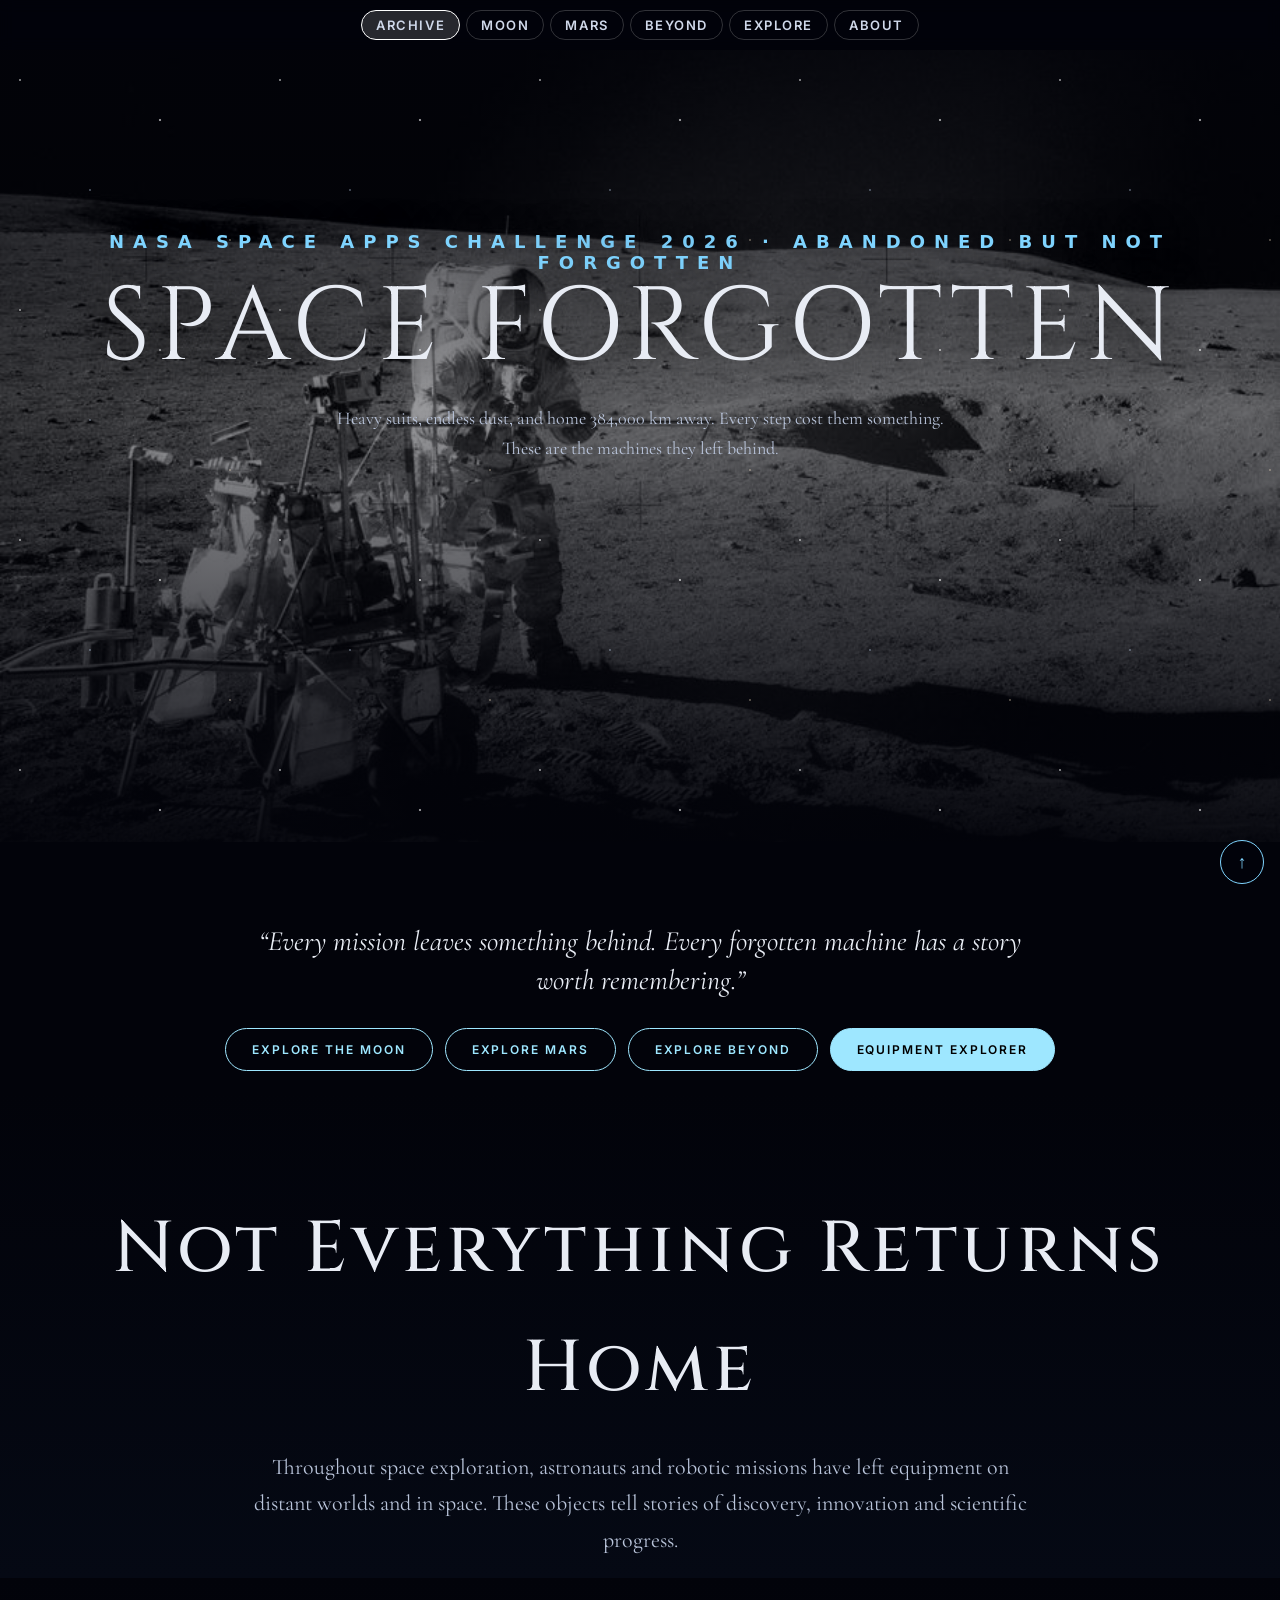
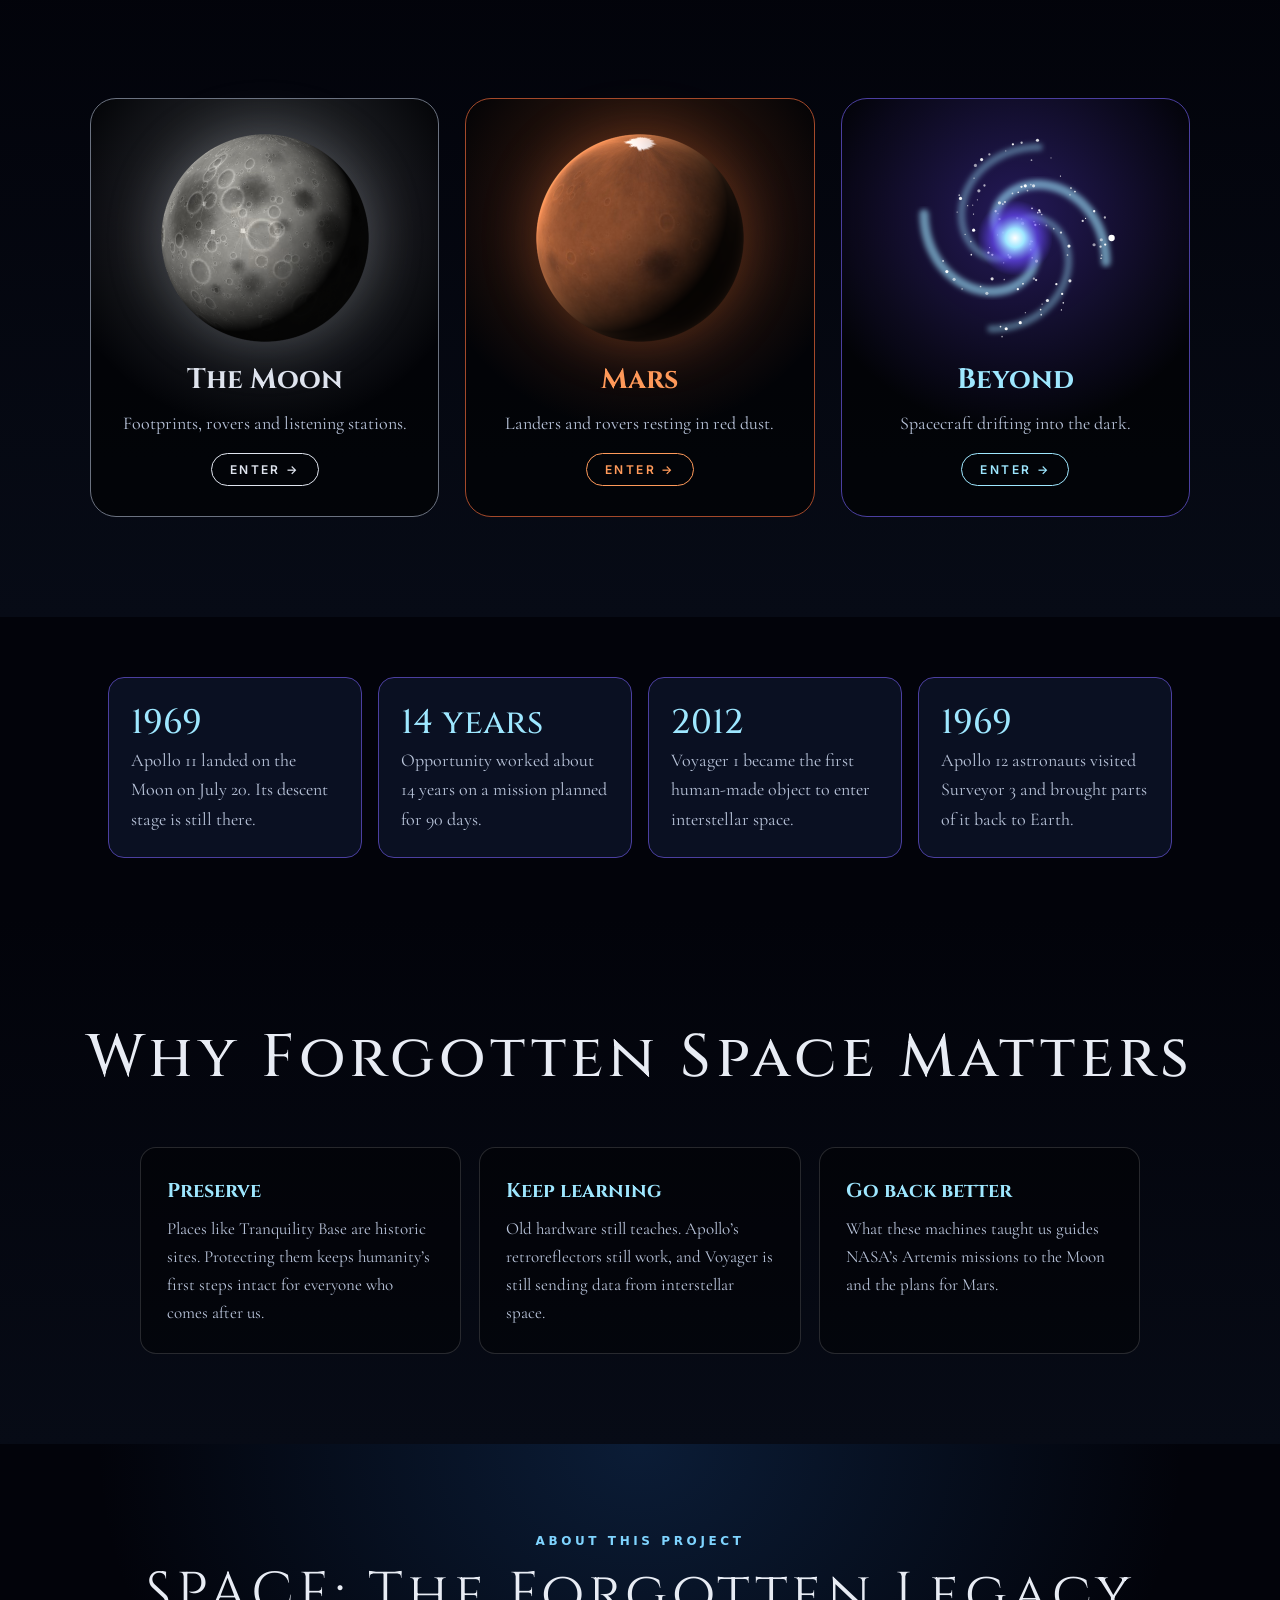
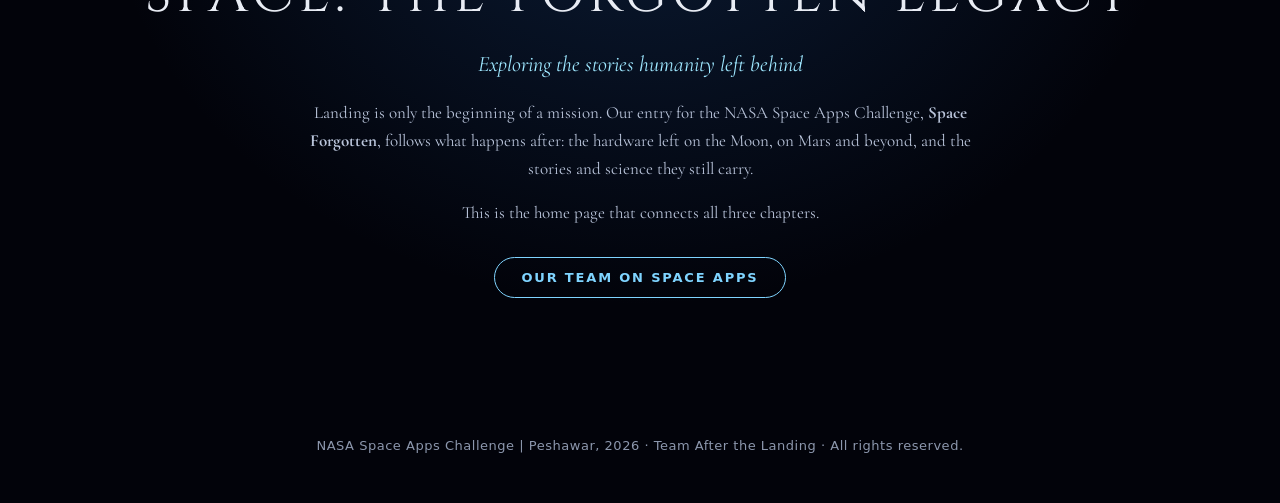
<file: archive.html>
<!DOCTYPE html><html lang="en"><head><meta charset="utf-8"><meta name="viewport" content="width=device-width, initial-scale=1, viewport-fit=cover"><title>Archive · After the Landing · Space Forgotten</title><meta name="color-scheme" content="dark"><meta name="description" content="Space Forgotten: the stories of 18 pieces of NASA hardware left on the Moon, on Mars and beyond. By team After the Landing, NASA Space Apps Challenge.">
<link rel="preconnect" href="https://fonts.googleapis.com"><link href="https://fonts.googleapis.com/css2?family=Cinzel:wght@500;700&family=Cormorant+Garamond:ital,wght@0,400;0,600;1,400&family=Inter:wght@500;600&display=swap" rel="stylesheet">
<link rel="stylesheet" href="shared.css"><link rel="stylesheet" href="archive.css"><link rel="stylesheet" href="explore.css"></head><body>
<div id="pg"></div><nav><a href="archive.html" class=on>Archive</a><a href="moon.html">Moon</a><a href="mars.html">Mars</a><a href="beyond.html">Beyond</a><a href="explore.html">Explore</a><a href="#about">About</a></nav>
<header class="hero"><i class="bg" style="background-image:url(photos/hero-archive.jpg)"></i><i class="veil"></i><div class="stars"></div><div><h1><b>NASA SPACE APPS CHALLENGE 2026 · ABANDONED BUT NOT FORGOTTEN</b>SPACE FORGOTTEN</h1><p>Heavy suits, endless dust, and home 384,000 km away. Every step cost them something. These are the machines they left behind.</p></div></header>
<section class="msg"><blockquote>“Every mission leaves something behind. Every forgotten machine has a story worth remembering.”</blockquote><div class="ctas"><a class="cta" href="moon.html">Explore the Moon</a><a class="cta" href="mars.html">Explore Mars</a><a class="cta" href="beyond.html">Explore Beyond</a><a class="cta alt" href="explore.html">Equipment Explorer</a></div></section>
<section class="intro"><h2>Not Everything Returns Home</h2><p>Throughout space exploration, astronauts and robotic missions have left equipment on distant worlds and in space. These objects tell stories of discovery, innovation and scientific progress.</p></section>
<section class="arch" id="archive"><div class="icons">
<a class="ico moon" href="moon.html"><div class="vis"><canvas class="globe" data-g="moon" width="420" height="420" aria-label="Rotating Moon"></canvas></div><h3>The Moon</h3><p>Footprints, rovers and listening stations.</p><span>ENTER →</span></a>
<a class="ico mars" href="mars.html"><div class="vis"><canvas class="globe" data-g="mars" width="420" height="420" aria-label="Rotating Mars"></canvas></div><h3>Mars</h3><p>Landers and rovers resting in red dust.</p><span>ENTER →</span></a>
<a class="ico beyond" href="beyond.html"><div class="vis"><svg class="gal" viewBox="-100 -100 200 200"><defs><filter id="gb"><feGaussianBlur stdDeviation="2.5"/></filter><radialGradient id="gc"><stop offset="0" stop-color="#fff"/><stop offset=".25" stop-color="#9ee7ff"/><stop offset=".6" stop-color="#6a4bffaa"/><stop offset="1" stop-color="#6a4bff00"/></radialGradient></defs><polyline points="8.0,0.0 9.4,0.5 10.7,1.2 12.0,2.1 13.2,3.1 14.3,4.2 15.3,5.5 16.3,6.9 17.1,8.5 17.8,10.1 18.3,11.9 18.7,13.7 18.9,15.7 19.0,17.7 18.9,19.8 18.7,21.9 18.2,24.0 17.6,26.2 16.7,28.3 15.7,30.5 14.5,32.6 13.1,34.7 11.5,36.7 9.7,38.6 7.7,40.5 5.5,42.2 3.2,43.8 0.7,45.3 -2.0,46.7 -4.8,47.9 -7.8,48.9 -10.9,49.7 -14.1,50.3 -17.4,50.7 -20.8,50.9 -24.3,50.9 -27.9,50.6 -31.5,50.1 -35.1,49.3 -38.8,48.3 -42.4,47.0 -46.1,45.5 -49.6,43.6 -53.2,41.6 -56.6,39.2 -59.9,36.6 -63.2,33.8 -66.3,30.6 -69.2,27.3 -72.0,23.7 -74.6,19.9 -76.9,15.8 -79.1,11.5 -81.0,7.1 -82.6,2.5 -84.0,-2.3 -85.1,-7.3 -85.9,-12.4 -86.4,-17.6 -86.6,-22.9" fill="none" stroke="#9ee7ff" stroke-opacity=".6" stroke-width="9" stroke-linecap="round" filter="url(#gb)"/><polyline points="0.0,8.0 -0.5,9.4 -1.2,10.7 -2.1,12.0 -3.1,13.2 -4.2,14.3 -5.5,15.3 -6.9,16.3 -8.5,17.1 -10.1,17.8 -11.9,18.3 -13.7,18.7 -15.7,18.9 -17.7,19.0 -19.8,18.9 -21.9,18.7 -24.0,18.2 -26.2,17.6 -28.3,16.7 -30.5,15.7 -32.6,14.5 -34.7,13.1 -36.7,11.5 -38.6,9.7 -40.5,7.7 -42.2,5.5 -43.8,3.2 -45.3,0.7 -46.7,-2.0 -47.9,-4.8 -48.9,-7.8 -49.7,-10.9 -50.3,-14.1 -50.7,-17.4 -50.9,-20.8 -50.9,-24.3 -50.6,-27.9 -50.1,-31.5 -49.3,-35.1 -48.3,-38.8 -47.0,-42.4 -45.5,-46.1 -43.6,-49.6 -41.6,-53.2 -39.2,-56.6 -36.6,-59.9 -33.8,-63.2 -30.6,-66.3 -27.3,-69.2 -23.7,-72.0 -19.9,-74.6 -15.8,-76.9 -11.5,-79.1 -7.1,-81.0 -2.5,-82.6 2.3,-84.0 7.3,-85.1 12.4,-85.9 17.6,-86.4 22.9,-86.6" fill="none" stroke="#9ee7ff" stroke-opacity=".4" stroke-width="7" stroke-linecap="round" filter="url(#gb)"/><polyline points="-8.0,0.0 -9.4,-0.5 -10.7,-1.2 -12.0,-2.1 -13.2,-3.1 -14.3,-4.2 -15.3,-5.5 -16.3,-6.9 -17.1,-8.5 -17.8,-10.1 -18.3,-11.9 -18.7,-13.7 -18.9,-15.7 -19.0,-17.7 -18.9,-19.8 -18.7,-21.9 -18.2,-24.0 -17.6,-26.2 -16.7,-28.3 -15.7,-30.5 -14.5,-32.6 -13.1,-34.7 -11.5,-36.7 -9.7,-38.6 -7.7,-40.5 -5.5,-42.2 -3.2,-43.8 -0.7,-45.3 2.0,-46.7 4.8,-47.9 7.8,-48.9 10.9,-49.7 14.1,-50.3 17.4,-50.7 20.8,-50.9 24.3,-50.9 27.9,-50.6 31.5,-50.1 35.1,-49.3 38.8,-48.3 42.4,-47.0 46.1,-45.5 49.6,-43.6 53.2,-41.6 56.6,-39.2 59.9,-36.6 63.2,-33.8 66.3,-30.6 69.2,-27.3 72.0,-23.7 74.6,-19.9 76.9,-15.8 79.1,-11.5 81.0,-7.1 82.6,-2.5 84.0,2.3 85.1,7.3 85.9,12.4 86.4,17.6 86.6,22.9" fill="none" stroke="#9ee7ff" stroke-opacity=".6" stroke-width="9" stroke-linecap="round" filter="url(#gb)"/><polyline points="-0.0,-8.0 0.5,-9.4 1.2,-10.7 2.1,-12.0 3.1,-13.2 4.2,-14.3 5.5,-15.3 6.9,-16.3 8.5,-17.1 10.1,-17.8 11.9,-18.3 13.7,-18.7 15.7,-18.9 17.7,-19.0 19.8,-18.9 21.9,-18.7 24.0,-18.2 26.2,-17.6 28.3,-16.7 30.5,-15.7 32.6,-14.5 34.7,-13.1 36.7,-11.5 38.6,-9.7 40.5,-7.7 42.2,-5.5 43.8,-3.2 45.3,-0.7 46.7,2.0 47.9,4.8 48.9,7.8 49.7,10.9 50.3,14.1 50.7,17.4 50.9,20.8 50.9,24.3 50.6,27.9 50.1,31.5 49.3,35.1 48.3,38.8 47.0,42.4 45.5,46.1 43.6,49.6 41.6,53.2 39.2,56.6 36.6,59.9 33.8,63.2 30.6,66.3 27.3,69.2 23.7,72.0 19.9,74.6 15.8,76.9 11.5,79.1 7.1,81.0 2.5,82.6 -2.3,84.0 -7.3,85.1 -12.4,85.9 -17.6,86.4 -22.9,86.6" fill="none" stroke="#9ee7ff" stroke-opacity=".4" stroke-width="7" stroke-linecap="round" filter="url(#gb)"/><circle cx="43.3" cy="-59.0" r="0.6" fill="#fff" opacity="0.92"/><circle cx="-51.9" cy="-37.7" r="1.5" fill="#fff" opacity="0.93"/><circle cx="50.0" cy="16.2" r="0.8" fill="#fff" opacity="0.70"/><circle cx="-8.8" cy="-82.9" r="0.6" fill="#fff" opacity="0.57"/><circle cx="16.2" cy="-28.3" r="0.8" fill="#fff" opacity="0.89"/><circle cx="15.7" cy="-74.1" r="0.8" fill="#fff" opacity="0.59"/><circle cx="6.3" cy="-90.7" r="1.1" fill="#fff" opacity="0.71"/><circle cx="-24.2" cy="9.1" r="0.6" fill="#fff" opacity="0.80"/><circle cx="-11.4" cy="-5.1" r="1.1" fill="#fff" opacity="0.59"/><circle cx="44.2" cy="68.5" r="0.6" fill="#fff" opacity="0.97"/><circle cx="85.6" cy="-19.5" r="1.1" fill="#fff" opacity="0.69"/><circle cx="7.8" cy="43.4" r="0.8" fill="#fff" opacity="0.56"/><circle cx="-2.0" cy="-89.2" r="1.1" fill="#fff" opacity="0.95"/><circle cx="75.4" cy="-25.5" r="1.1" fill="#fff" opacity="0.93"/><circle cx="2.7" cy="48.7" r="1.1" fill="#fff" opacity="0.96"/><circle cx="-18.4" cy="-25.5" r="1.1" fill="#fff" opacity="0.65"/><circle cx="-26.8" cy="52.7" r="1.5" fill="#fff" opacity="0.58"/><circle cx="5.8" cy="1.0" r="0.6" fill="#fff" opacity="0.62"/><circle cx="67.2" cy="-18.7" r="0.6" fill="#fff" opacity="0.99"/><circle cx="-68.5" cy="21.8" r="0.8" fill="#fff" opacity="0.82"/><circle cx="7.3" cy="-13.9" r="1.5" fill="#fff" opacity="0.65"/><circle cx="5.0" cy="80.6" r="1.5" fill="#fff" opacity="0.98"/><circle cx="11.9" cy="-45.2" r="0.8" fill="#fff" opacity="0.56"/><circle cx="-45.1" cy="-30.8" r="0.6" fill="#fff" opacity="0.75"/><circle cx="-16.7" cy="-2.9" r="0.6" fill="#fff" opacity="0.88"/><circle cx="6.2" cy="-48.7" r="1.1" fill="#fff" opacity="0.88"/><circle cx="82.6" cy="16.4" r="0.6" fill="#fff" opacity="0.74"/><circle cx="-9.6" cy="-34.2" r="1.1" fill="#fff" opacity="0.67"/><circle cx="53.3" cy="-47.6" r="0.8" fill="#fff" opacity="0.93"/><circle cx="-12.3" cy="93.9" r="0.8" fill="#fff" opacity="0.60"/><circle cx="75.3" cy="6.4" r="1.5" fill="#fff" opacity="0.59"/><circle cx="19.3" cy="-12.4" r="1.1" fill="#fff" opacity="0.86"/><circle cx="15.0" cy="11.1" r="0.8" fill="#fff" opacity="0.61"/><circle cx="-53.1" cy="-40.8" r="0.8" fill="#fff" opacity="0.58"/><circle cx="-10.8" cy="23.6" r="0.6" fill="#fff" opacity="0.71"/><circle cx="-11.6" cy="-32.4" r="0.8" fill="#fff" opacity="0.86"/><circle cx="-6.3" cy="-1.1" r="1.5" fill="#fff" opacity="0.93"/><circle cx="81.5" cy="8.3" r="1.1" fill="#fff" opacity="0.77"/><circle cx="82.0" cy="19.3" r="0.8" fill="#fff" opacity="0.71"/><circle cx="9.8" cy="-49.7" r="1.5" fill="#fff" opacity="0.98"/><circle cx="-35.8" cy="-36.4" r="0.6" fill="#fff" opacity="0.69"/><circle cx="17.7" cy="-49.7" r="1.5" fill="#fff" opacity="0.71"/><circle cx="-39.4" cy="-7.5" r="1.5" fill="#fff" opacity="0.98"/><circle cx="-34.4" cy="-44.9" r="1.5" fill="#fff" opacity="0.63"/><circle cx="18.0" cy="38.7" r="1.1" fill="#fff" opacity="0.57"/><circle cx="14.2" cy="5.8" r="1.1" fill="#fff" opacity="0.52"/><circle cx="-24.4" cy="-79.6" r="1.1" fill="#fff" opacity="0.62"/><circle cx="24.4" cy="68.2" r="0.8" fill="#fff" opacity="0.86"/><circle cx="-16.2" cy="-23.2" r="0.6" fill="#fff" opacity="0.51"/><circle cx="-25.3" cy="14.0" r="1.1" fill="#fff" opacity="0.87"/><circle cx="-10.2" cy="39.5" r="0.8" fill="#fff" opacity="0.52"/><circle cx="15.1" cy="-50.9" r="0.8" fill="#fff" opacity="0.51"/><circle cx="51.4" cy="7.7" r="1.5" fill="#fff" opacity="0.93"/><circle cx="43.8" cy="-5.2" r="1.1" fill="#fff" opacity="0.73"/><circle cx="20.1" cy="40.1" r="1.1" fill="#fff" opacity="0.82"/><circle cx="-8.4" cy="86.4" r="1.5" fill="#fff" opacity="0.99"/><circle cx="-42.1" cy="3.3" r="0.8" fill="#fff" opacity="0.63"/><circle cx="-64.9" cy="32.0" r="1.5" fill="#fff" opacity="0.99"/><circle cx="46.0" cy="61.7" r="0.8" fill="#fff" opacity="0.81"/><circle cx="-58.0" cy="39.4" r="1.5" fill="#fff" opacity="0.57"/><circle cx="-47.5" cy="-3.5" r="0.6" fill="#fff" opacity="0.78"/><circle cx="25.8" cy="62.9" r="0.6" fill="#fff" opacity="0.87"/><circle cx="-4.8" cy="18.2" r="1.5" fill="#fff" opacity="0.74"/><circle cx="85.9" cy="6.3" r="1.1" fill="#fff" opacity="0.96"/><circle cx="-21.6" cy="16.0" r="1.1" fill="#fff" opacity="0.76"/><circle cx="-37.7" cy="-69.1" r="1.5" fill="#fff" opacity="0.59"/><circle cx="-50.4" cy="48.5" r="0.6" fill="#fff" opacity="0.93"/><circle cx="23.8" cy="-24.6" r="1.1" fill="#fff" opacity="0.55"/><circle cx="-21.8" cy="38.9" r="1.5" fill="#fff" opacity="0.84"/><circle cx="-31.8" cy="-74.7" r="1.5" fill="#fff" opacity="0.91"/><circle cx="-29.1" cy="-50.0" r="1.1" fill="#fff" opacity="0.67"/><circle cx="64.5" cy="-16.3" r="1.1" fill="#fff" opacity="0.82"/><circle cx="-13.8" cy="84.4" r="0.8" fill="#fff" opacity="0.87"/><circle cx="6.2" cy="-18.1" r="0.8" fill="#fff" opacity="0.52"/><circle cx="39.4" cy="44.0" r="1.1" fill="#fff" opacity="0.94"/><circle cx="29.9" cy="-12.0" r="0.8" fill="#fff" opacity="0.54"/><circle cx="9.9" cy="71.1" r="0.6" fill="#fff" opacity="0.64"/><circle cx="-39.0" cy="-57.0" r="0.6" fill="#fff" opacity="0.67"/><circle cx="-14.8" cy="-33.5" r="1.5" fill="#fff" opacity="0.74"/><circle cx="-6.4" cy="16.1" r="0.8" fill="#fff" opacity="0.86"/><circle cx="-0.2" cy="11.3" r="0.6" fill="#fff" opacity="0.81"/><circle cx="52.4" cy="-41.1" r="0.6" fill="#fff" opacity="0.87"/><circle cx="18.1" cy="-15.5" r="0.6" fill="#fff" opacity="0.82"/><circle cx="30.9" cy="59.5" r="1.5" fill="#fff" opacity="0.89"/><circle cx="23.1" cy="-26.3" r="1.1" fill="#fff" opacity="0.97"/><circle cx="20.5" cy="22.0" r="1.5" fill="#fff" opacity="0.53"/><circle cx="-40.3" cy="-31.2" r="0.6" fill="#fff" opacity="0.63"/><circle cx="36.9" cy="-8.9" r="0.8" fill="#fff" opacity="0.59"/><circle cx="23.3" cy="-13.0" r="0.6" fill="#fff" opacity="0.54"/><circle cx="-55.1" cy="-24.7" r="0.6" fill="#fff" opacity="0.72"/><circle cx="3.1" cy="-43.6" r="0.8" fill="#fff" opacity="0.86"/><circle cx="34.3" cy="-76.3" r="0.6" fill="#fff" opacity="0.57"/><circle cx="2.2" cy="-18.8" r="1.1" fill="#fff" opacity="0.57"/><circle cx="7.4" cy="43.6" r="0.8" fill="#fff" opacity="0.64"/><circle cx="44.9" cy="53.3" r="1.1" fill="#fff" opacity="0.94"/><circle cx="16.5" cy="3.2" r="0.6" fill="#fff" opacity="0.95"/><circle cx="-39.5" cy="-22.8" r="0.6" fill="#fff" opacity="0.86"/><circle cx="25.4" cy="-22.4" r="0.8" fill="#fff" opacity="0.66"/><circle cx="-14.7" cy="-17.9" r="1.1" fill="#fff" opacity="0.52"/><circle cx="15.2" cy="3.3" r="1.1" fill="#fff" opacity="0.72"/><circle cx="82.2" cy="1.7" r="1.5" fill="#fff" opacity="0.56"/><circle cx="-41.6" cy="15.9" r="0.8" fill="#fff" opacity="0.86"/><circle cx="16.4" cy="18.8" r="0.8" fill="#fff" opacity="0.72"/><circle cx="25.0" cy="73.0" r="0.8" fill="#fff" opacity="0.73"/><circle cx="21.7" cy="-24.1" r="0.8" fill="#fff" opacity="0.77"/><circle cx="52.3" cy="40.8" r="1.5" fill="#fff" opacity="0.84"/><circle cx="21.4" cy="-93.1" r="1.5" fill="#fff" opacity="0.85"/><circle cx="-2.4" cy="-42.5" r="0.8" fill="#fff" opacity="0.65"/><circle cx="57.1" cy="-44.2" r="0.8" fill="#fff" opacity="0.91"/><circle cx="-32.8" cy="46.2" r="0.8" fill="#fff" opacity="0.75"/><circle r="36" fill="url(#gc)"/><g class="fast"><circle cx="92" r="3" fill="#fff"/></g></svg></div><h3>Beyond</h3><p>Spacecraft drifting into the dark.</p><span>ENTER →</span></a></div></section>
<section class="facts"><div><b>1969</b><p>Apollo 11 landed on the Moon on July 20. Its descent stage is still there.</p></div><div><b>14 years</b><p>Opportunity worked about 14 years on a mission planned for 90 days.</p></div><div><b>2012</b><p>Voyager 1 became the first human-made object to enter interstellar space.</p></div><div><b>1969</b><p>Apollo 12 astronauts visited Surveyor 3 and brought parts of it back to Earth.</p></div></section>
<section class="less"><h2>Why Forgotten Space Matters</h2><div class="lg"><div><h3>Preserve</h3><p>Places like Tranquility Base are historic sites. Protecting them keeps humanity’s first steps intact for everyone who comes after us.</p></div><div><h3>Keep learning</h3><p>Old hardware still teaches. Apollo’s retroreflectors still work, and Voyager is still sending data from interstellar space.</p></div><div><h3>Go back better</h3><p>What these machines taught us guides NASA’s Artemis missions to the Moon and the plans for Mars.</p></div></div></section>
<section class="about" id="about"><div class="tag">ABOUT THIS PROJECT</div><h2>SPACE: The Forgotten Legacy</h2><p class="sub">Exploring the stories humanity left behind</p><p>Landing is only the beginning of a mission. Our entry for the NASA Space Apps Challenge, <b>Space Forgotten</b>, follows what happens after: the hardware left on the Moon, on Mars and beyond, and the stories and science they still carry.</p><p>This is the home page that connects all three chapters.</p><a class="btn" href="https://www.spaceappschallenge.org/2026/find-a-team/after-the-landing/" target="_blank" rel="noopener">Our team on Space Apps</a></section>
<footer>NASA Space Apps Challenge | Peshawar, 2026 · Team After the Landing · All rights reserved.</footer>
<script src="shared.js"></script><script src="globe-textures.js"></script><script src="archive.js"></script></body></html>
</file>
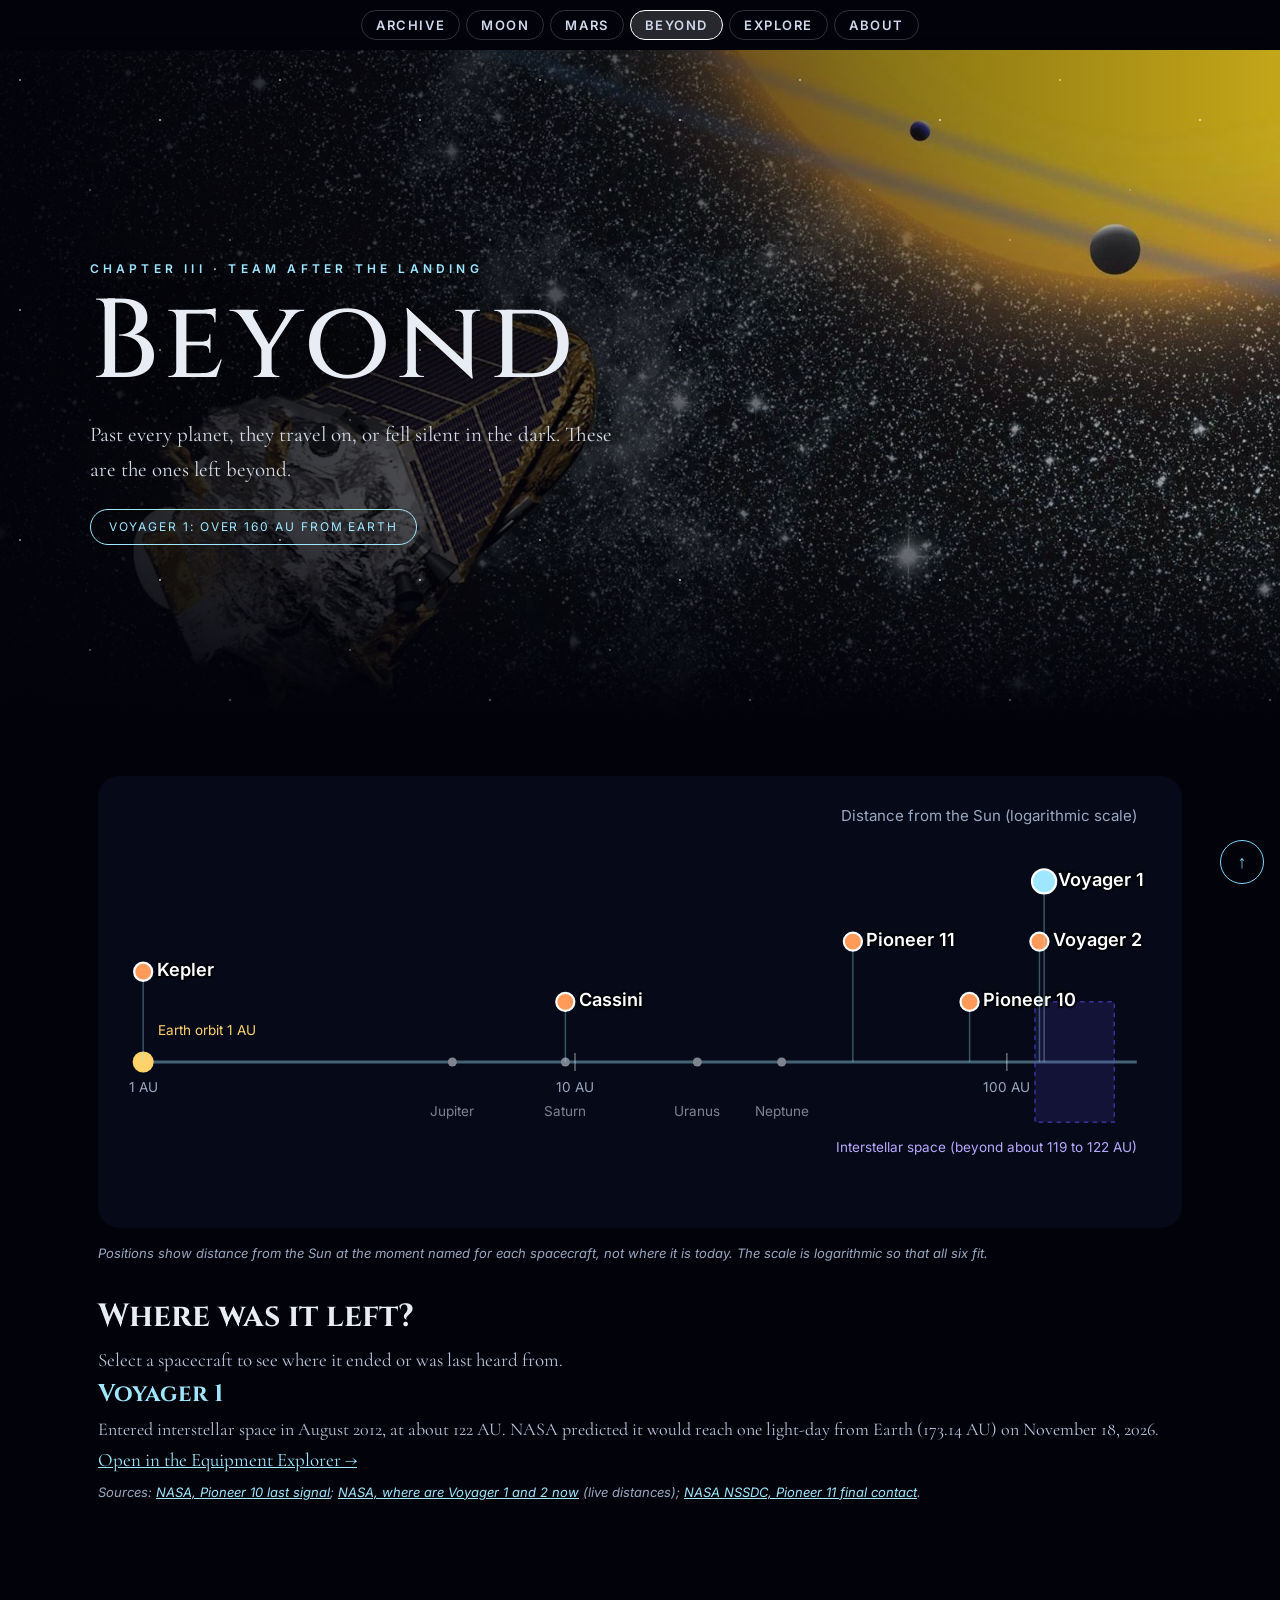
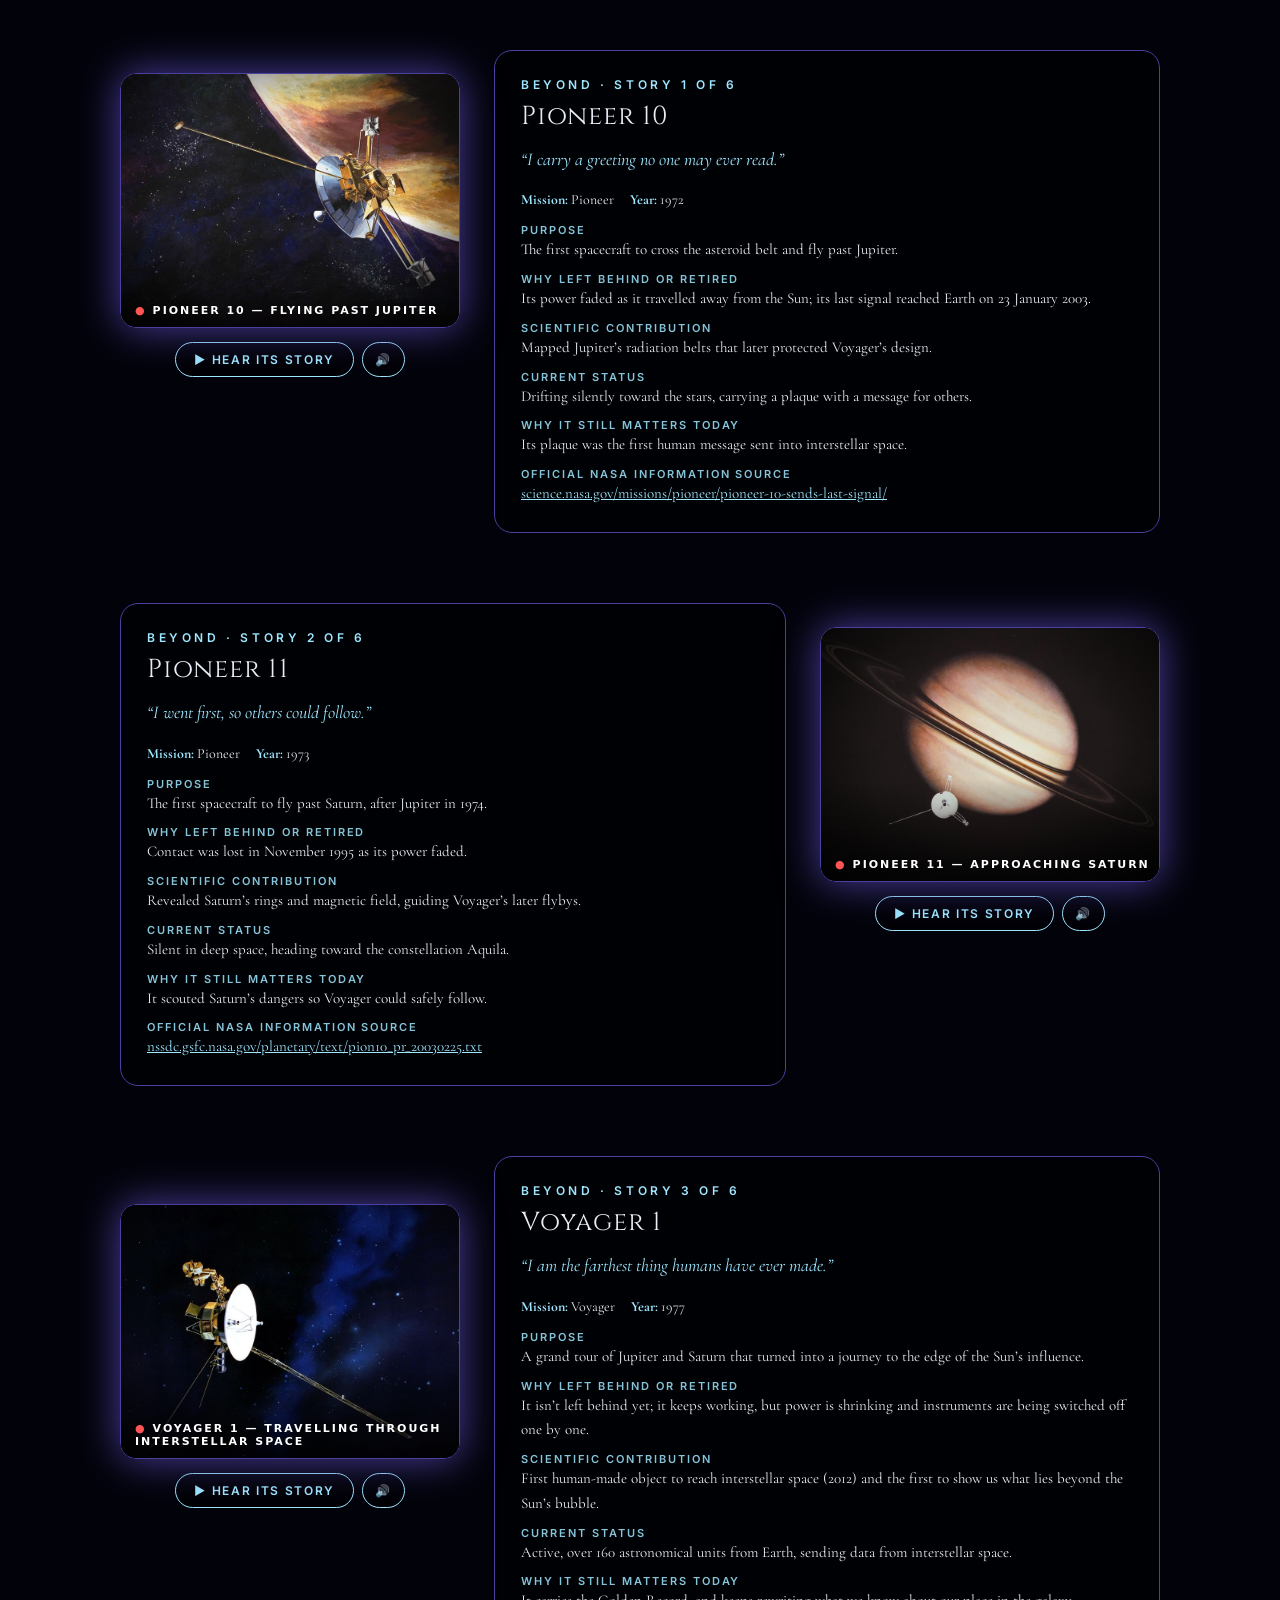
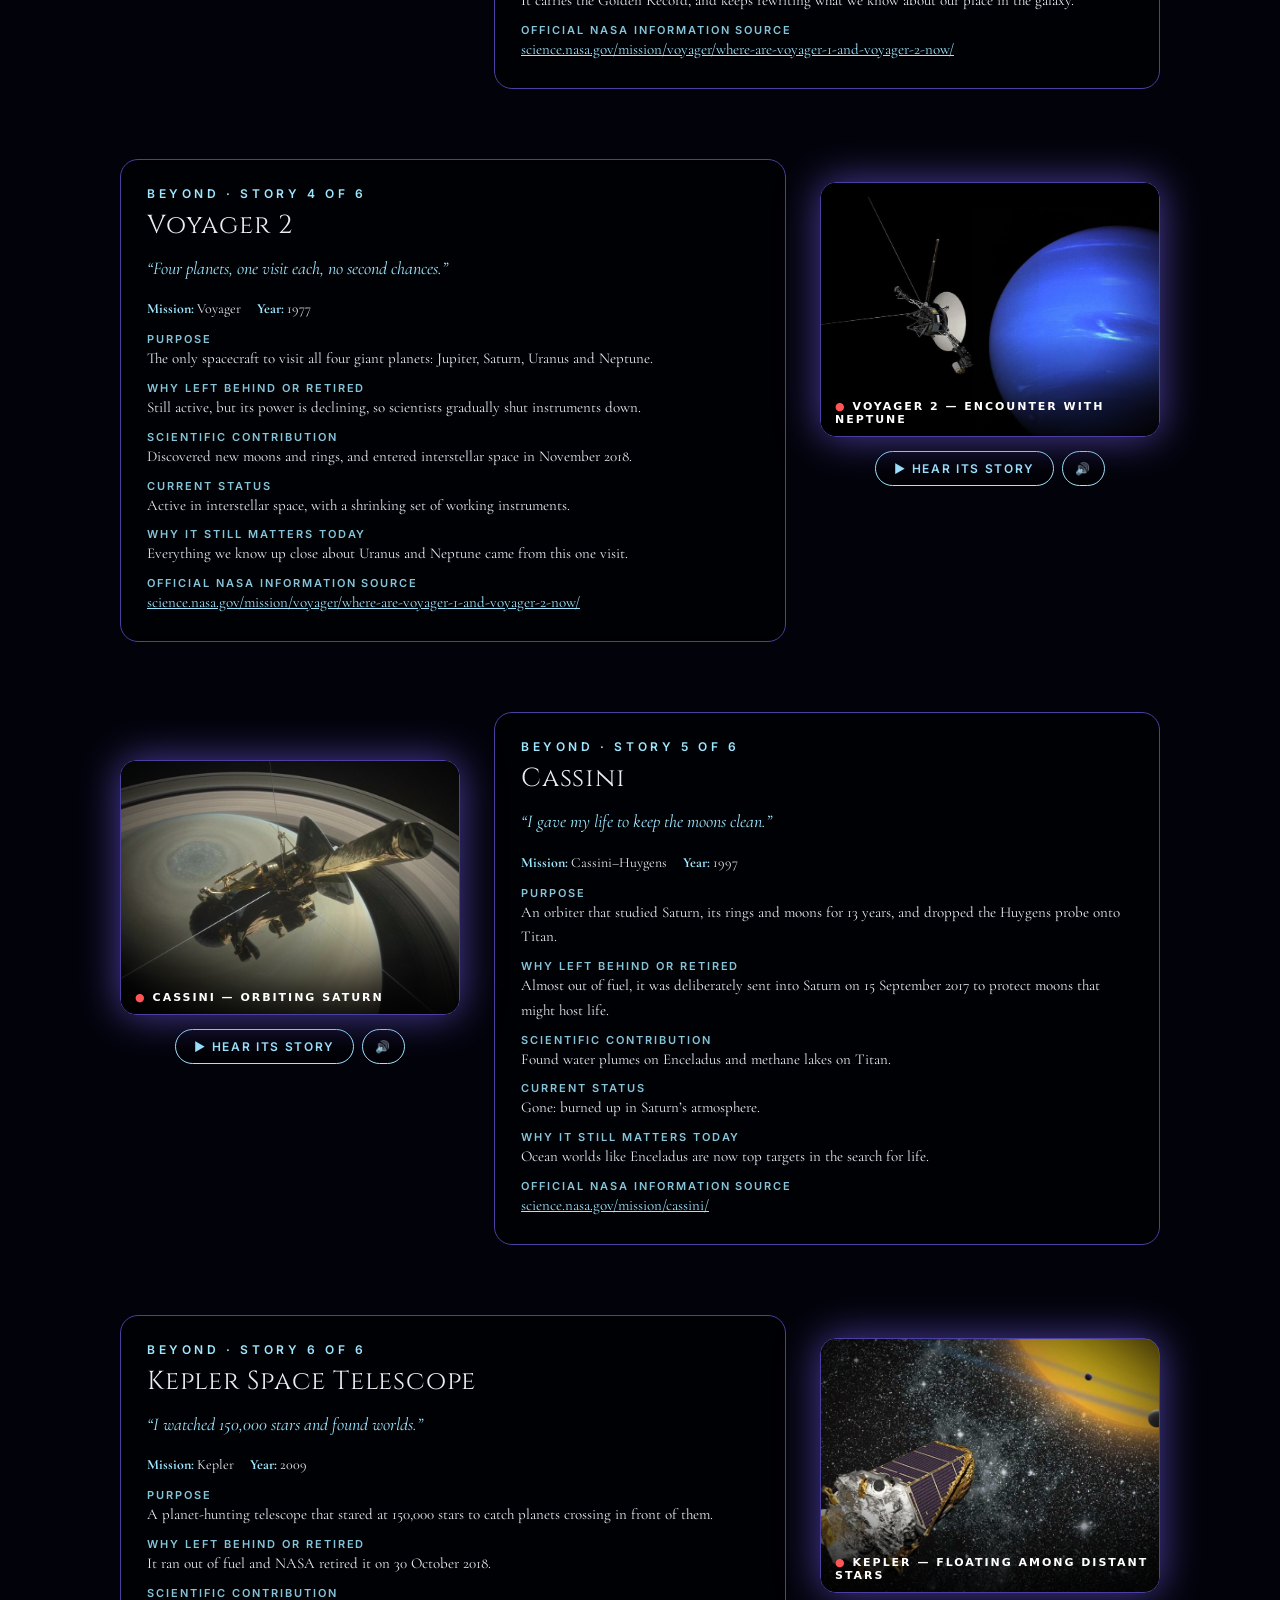
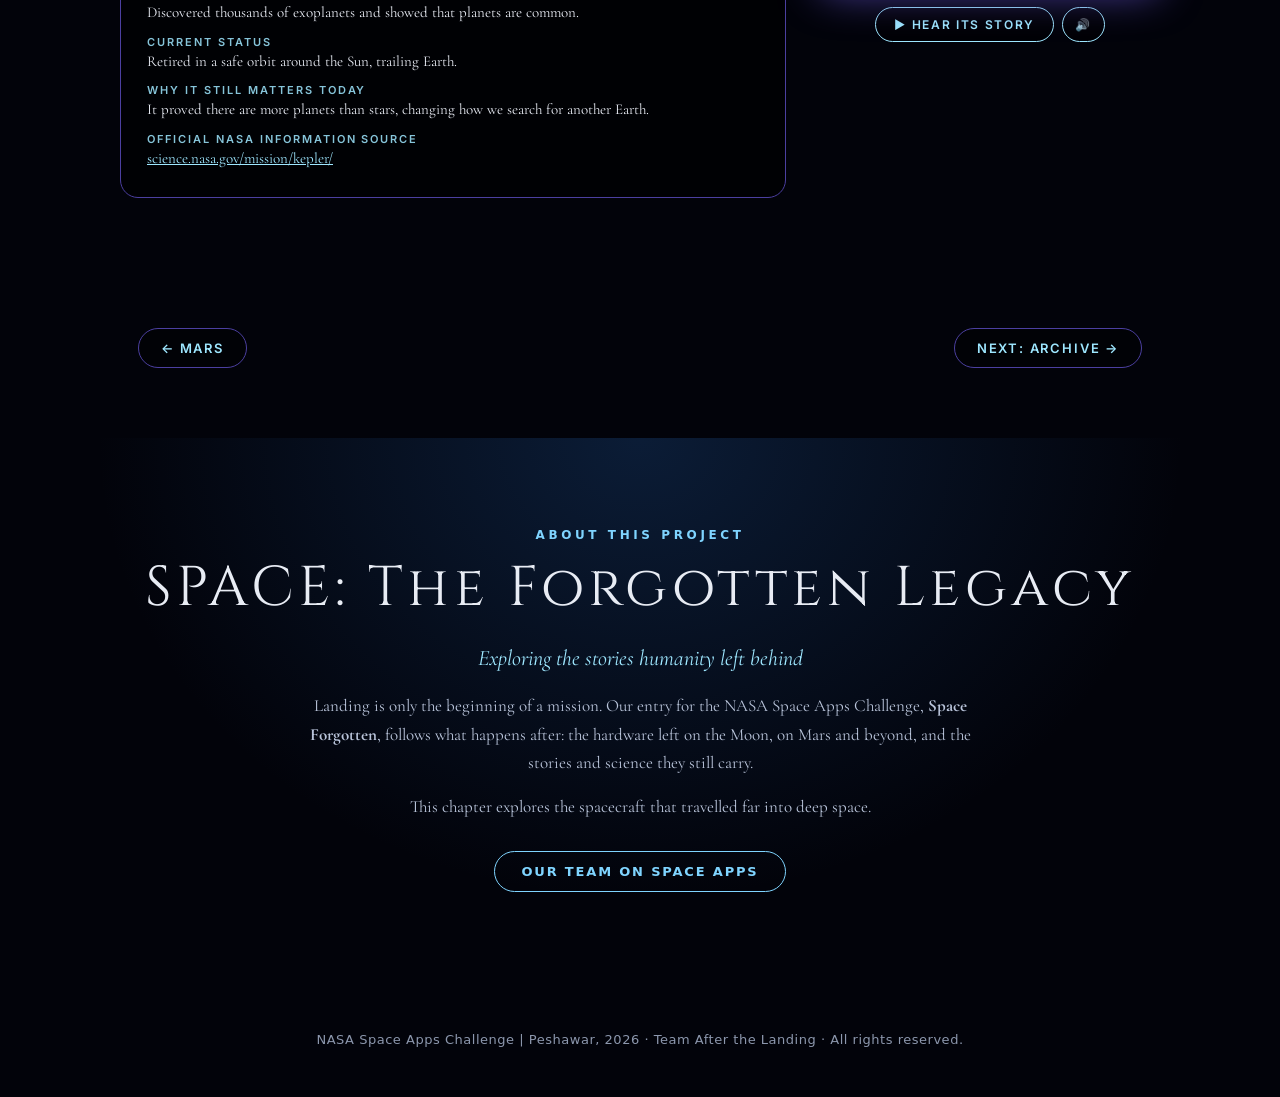
<file: beyond.html>
<!DOCTYPE html><html lang="en"><head><meta charset="utf-8"><meta name="viewport" content="width=device-width, initial-scale=1, viewport-fit=cover"><title>Beyond · After the Landing · Space Forgotten</title><meta name="color-scheme" content="dark"><meta name="description" content="Space Forgotten: the stories of 18 pieces of NASA hardware left on the Moon, on Mars and beyond. By team After the Landing, NASA Space Apps Challenge.">
<link rel="preconnect" href="https://fonts.googleapis.com"><link href="https://fonts.googleapis.com/css2?family=Cinzel:wght@500;700&family=Cormorant+Garamond:ital,wght@0,400;0,600;1,400&family=Inter:wght@500;600&display=swap" rel="stylesheet">
<link rel="stylesheet" href="shared.css"><link rel="stylesheet" href="beyond.css"><link rel="stylesheet" href="explore.css"></head><body>
<div id="pg"></div><nav><a href="archive.html">Archive</a><a href="moon.html">Moon</a><a href="mars.html">Mars</a><a href="beyond.html" class=on>Beyond</a><a href="explore.html">Explore</a><a href="#about">About</a></nav>
<header class="phero beyond"><i class="bg" style="background-image:url(photos/hero-beyond.jpg)"></i><i class="veil"></i><div class="stars"></div><div class="ph-t"><div class="eyebrow">CHAPTER III · TEAM AFTER THE LANDING</div><h1>Beyond</h1><p>Past every planet, they travel on, or fell silent in the dark. These are the ones left beyond.</p><div class="chip">Voyager 1: over 160 AU from Earth</div></div></header>
<section class="mp wide" id="beyondmap"></section>
<main><section class="sec beyond" id="beyond"><div id="app"></div></section></main>
<div class="pager beyond"><a href="mars.html">← Mars</a><a href="archive.html">Next: Archive →</a></div>
<section class="about" id="about"><div class="tag">ABOUT THIS PROJECT</div><h2>SPACE: The Forgotten Legacy</h2><p class="sub">Exploring the stories humanity left behind</p><p>Landing is only the beginning of a mission. Our entry for the NASA Space Apps Challenge, <b>Space Forgotten</b>, follows what happens after: the hardware left on the Moon, on Mars and beyond, and the stories and science they still carry.</p><p>This chapter explores the spacecraft that travelled far into deep space.</p><a class="btn" href="https://www.spaceappschallenge.org/2026/find-a-team/after-the-landing/" target="_blank" rel="noopener">Our team on Space Apps</a></section>
<footer>NASA Space Apps Challenge | Peshawar, 2026 · Team After the Landing · All rights reserved.</footer>
<script src="shared.js"></script><script src="beyond.js"></script><script src="beyondmap.js"></script></body></html>
</file>
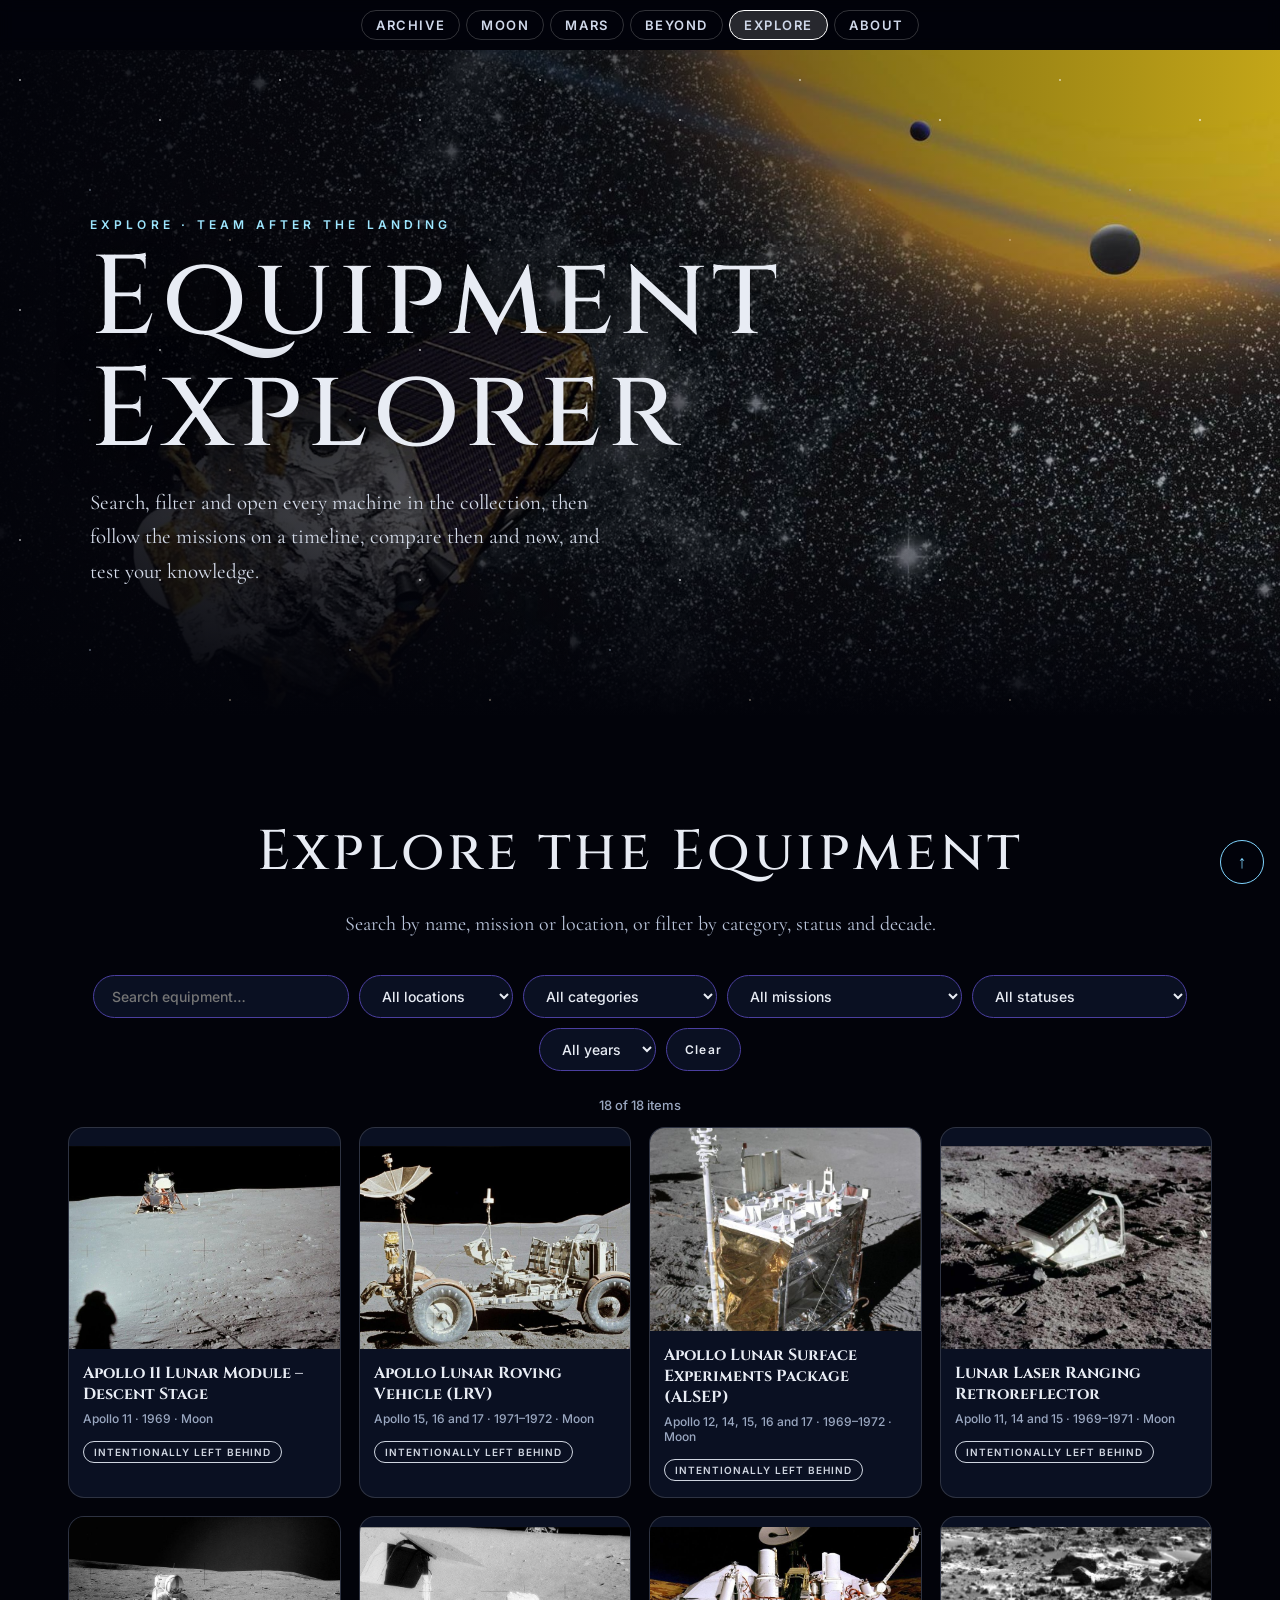
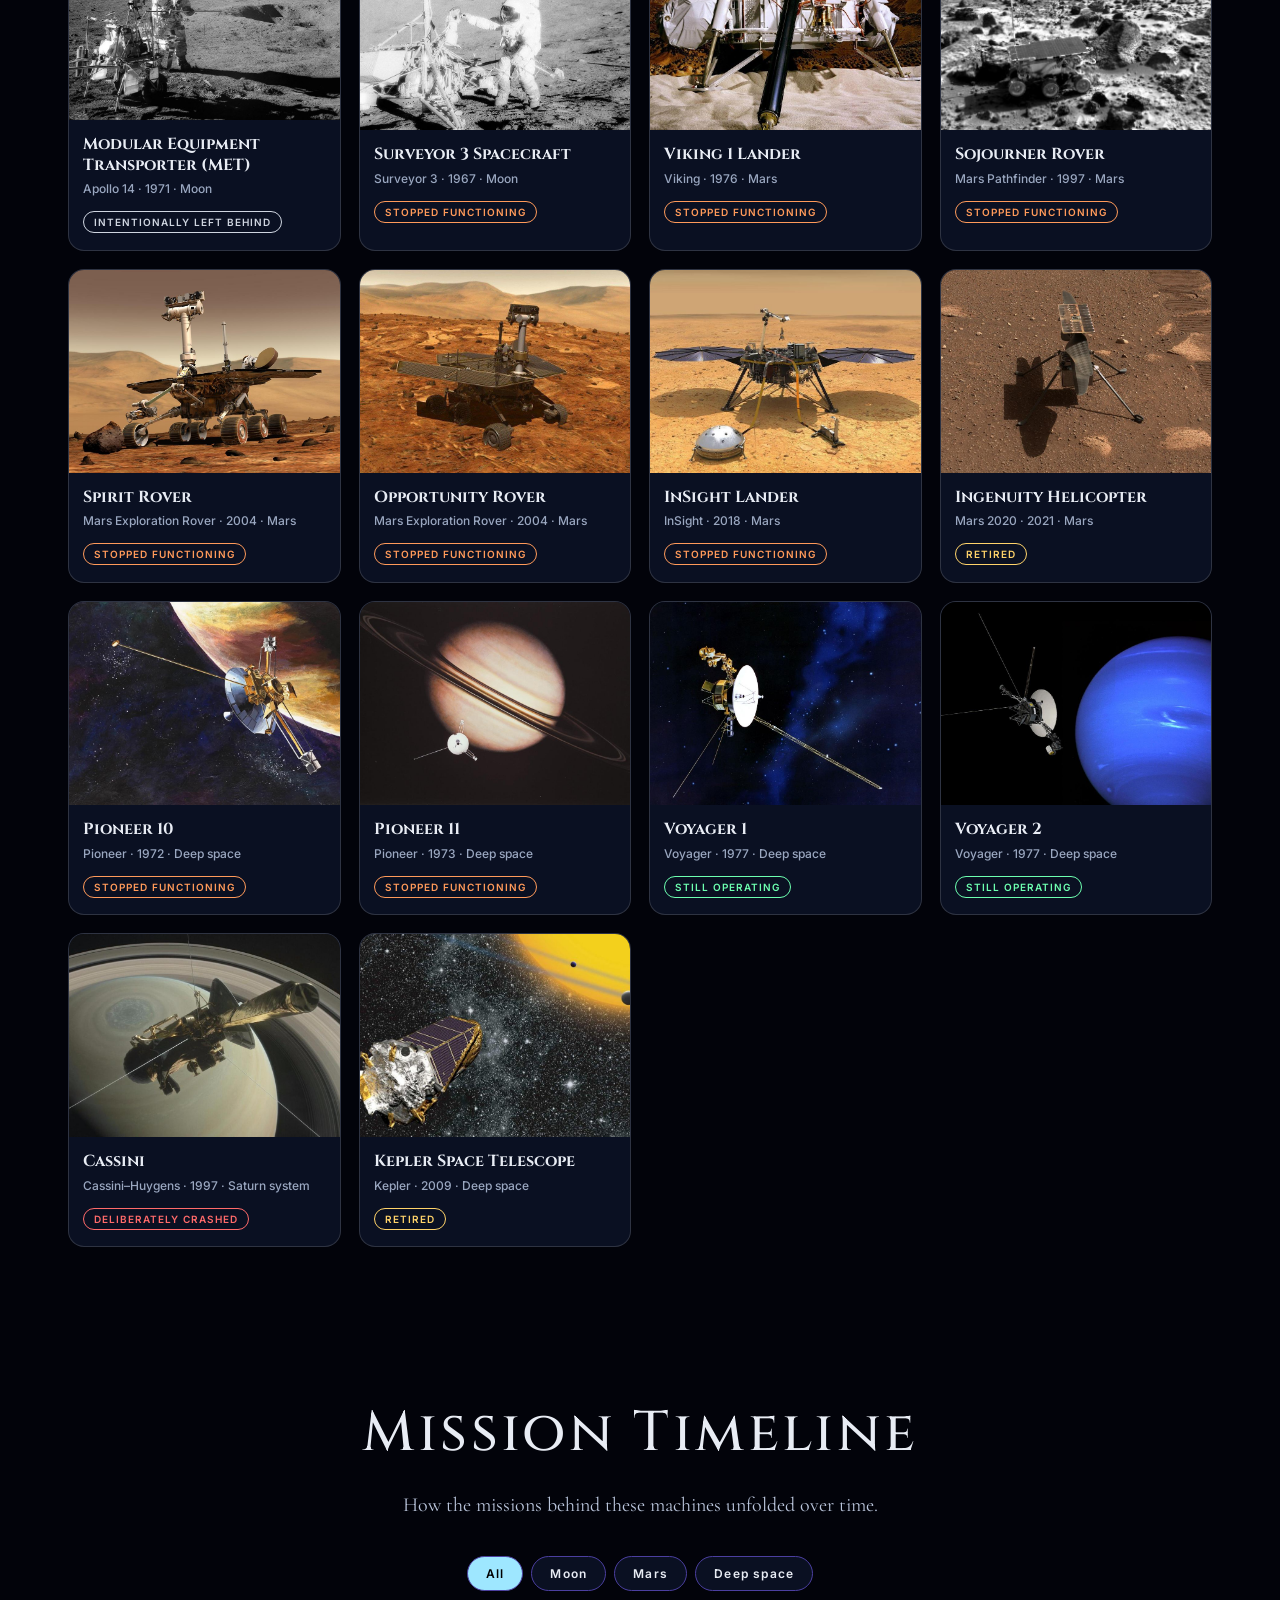
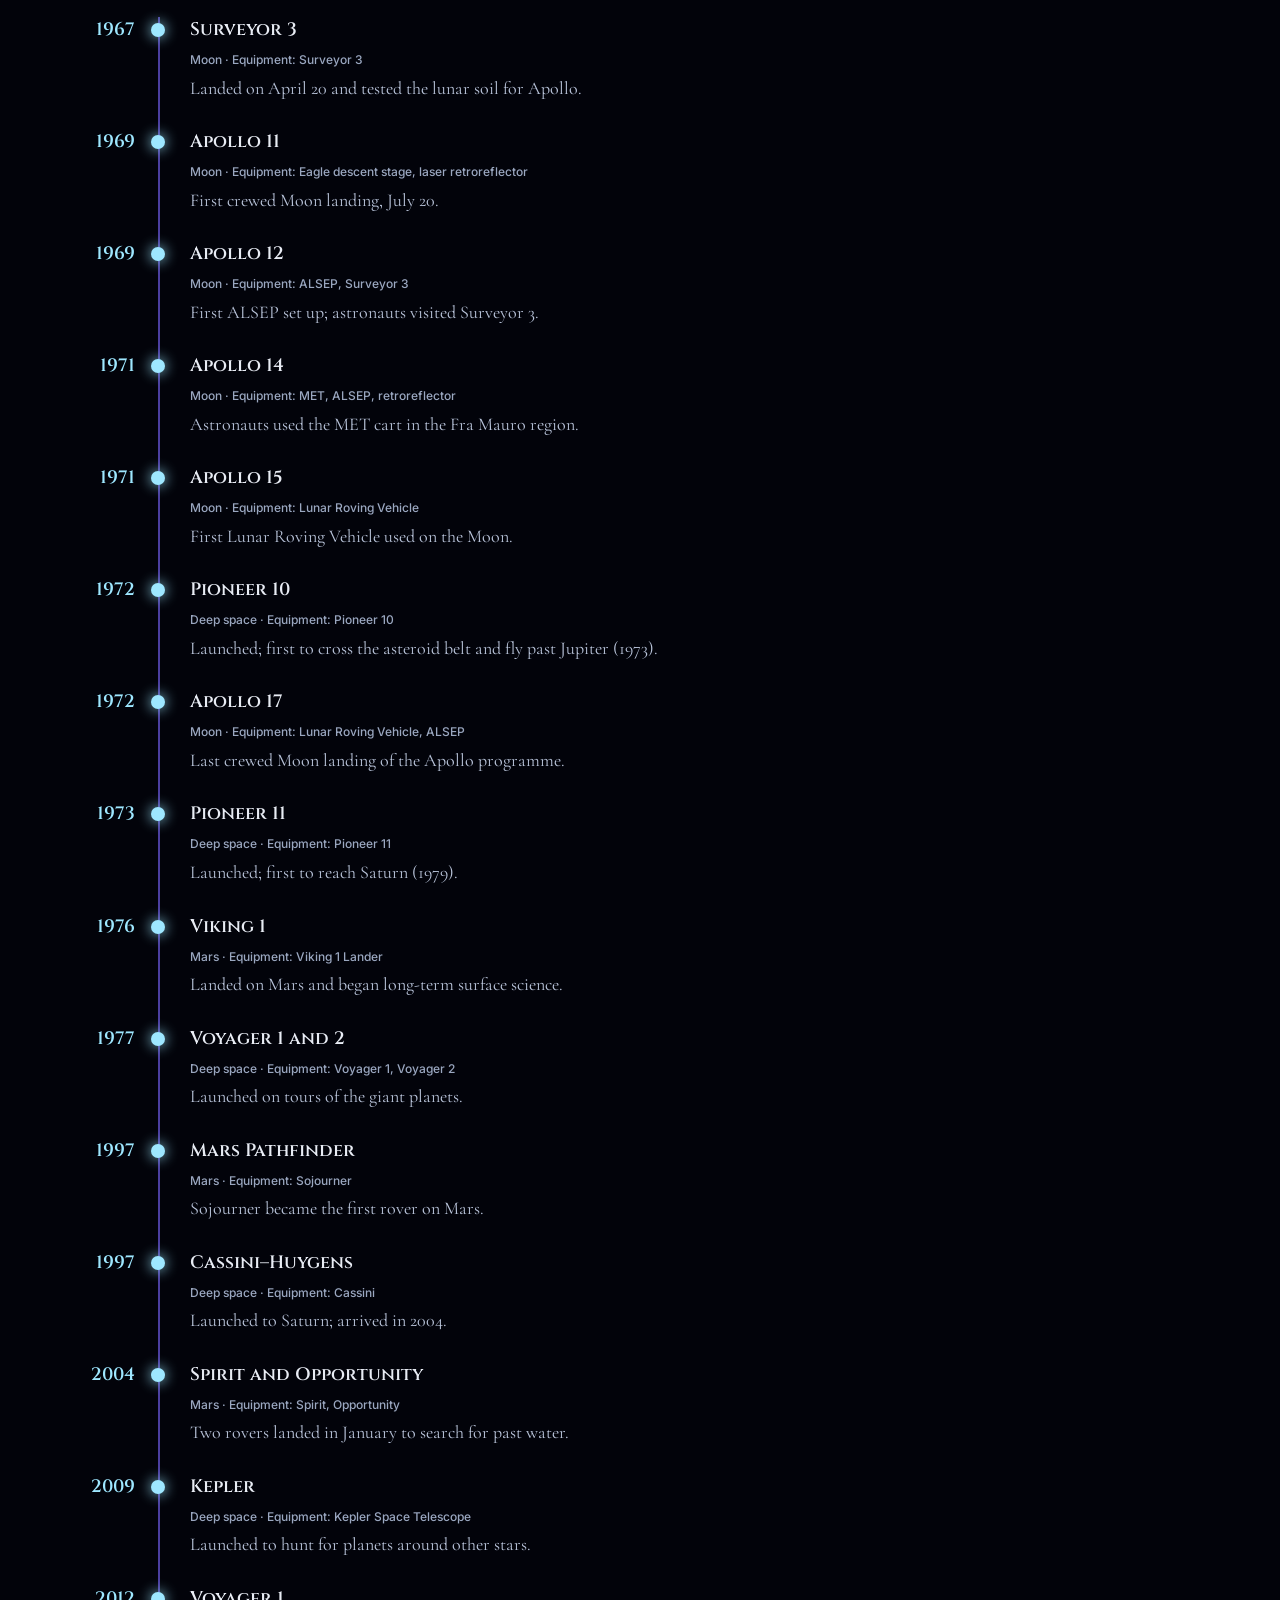
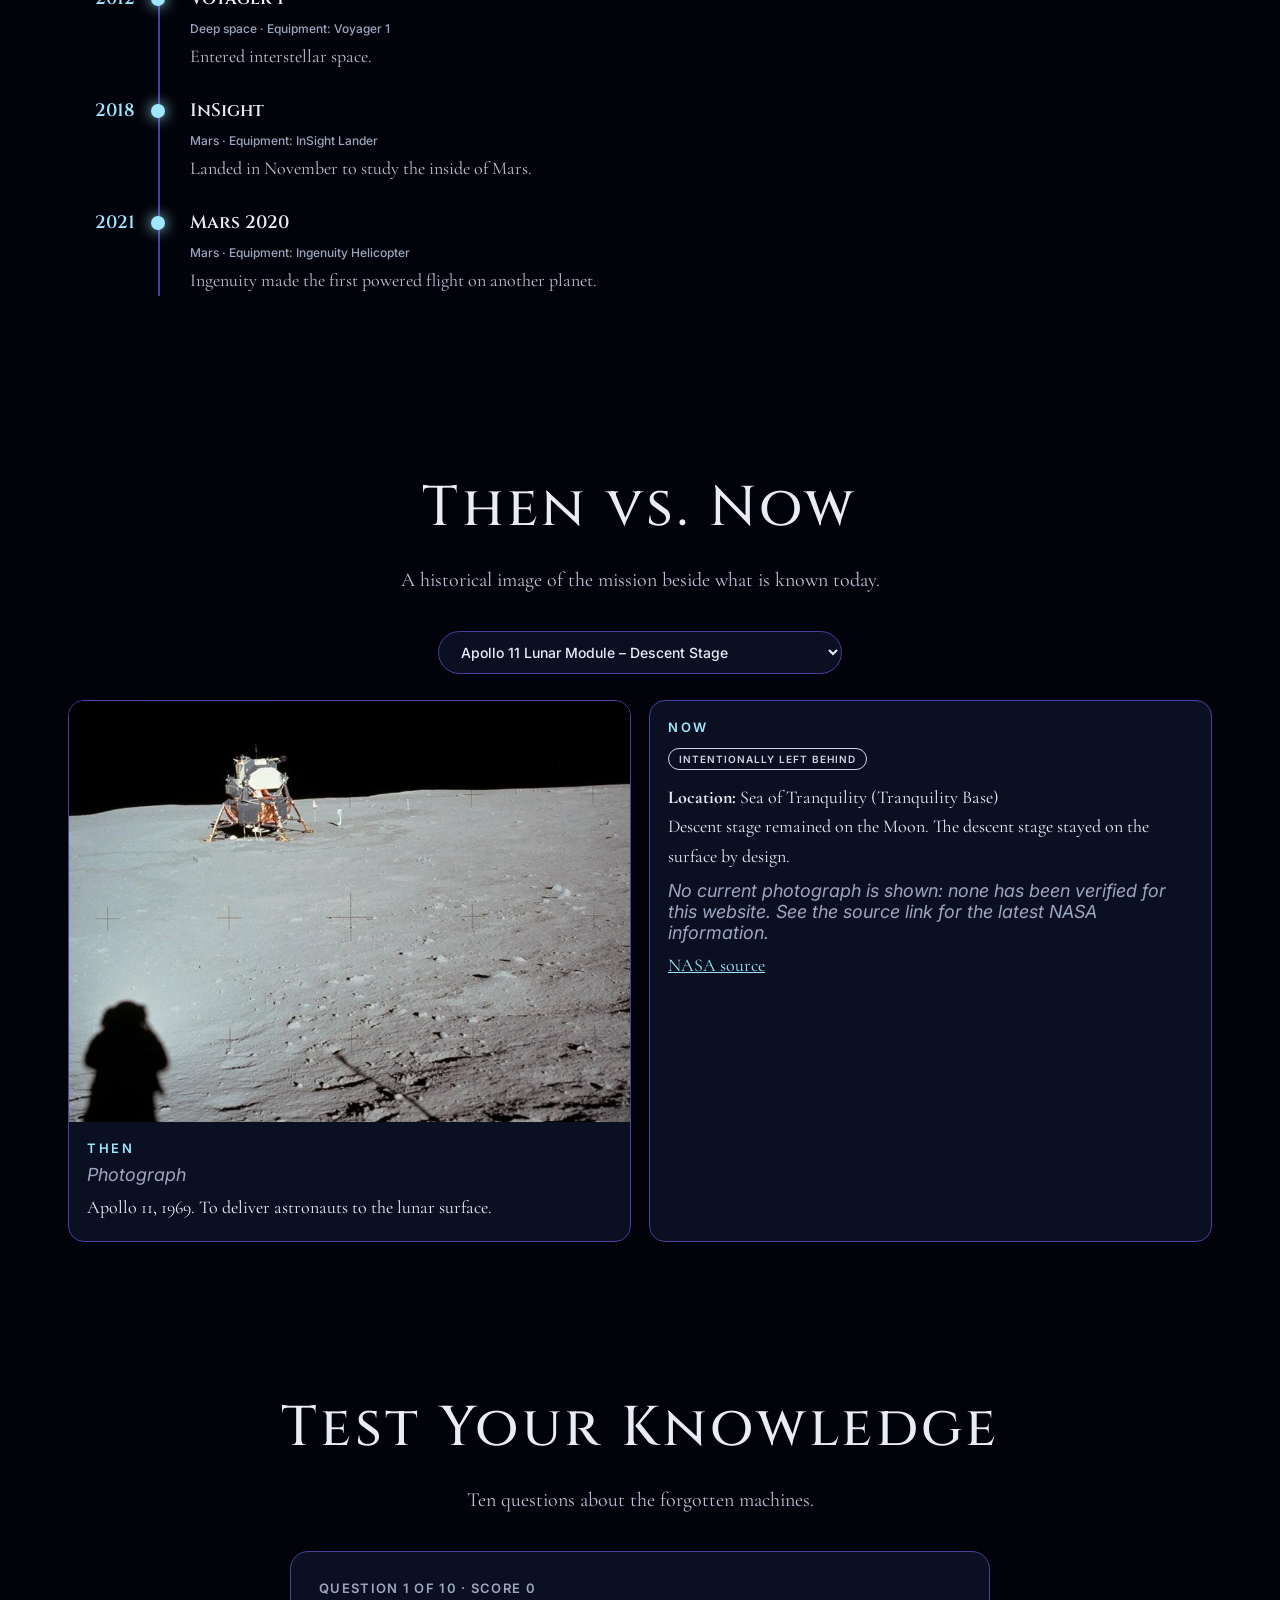
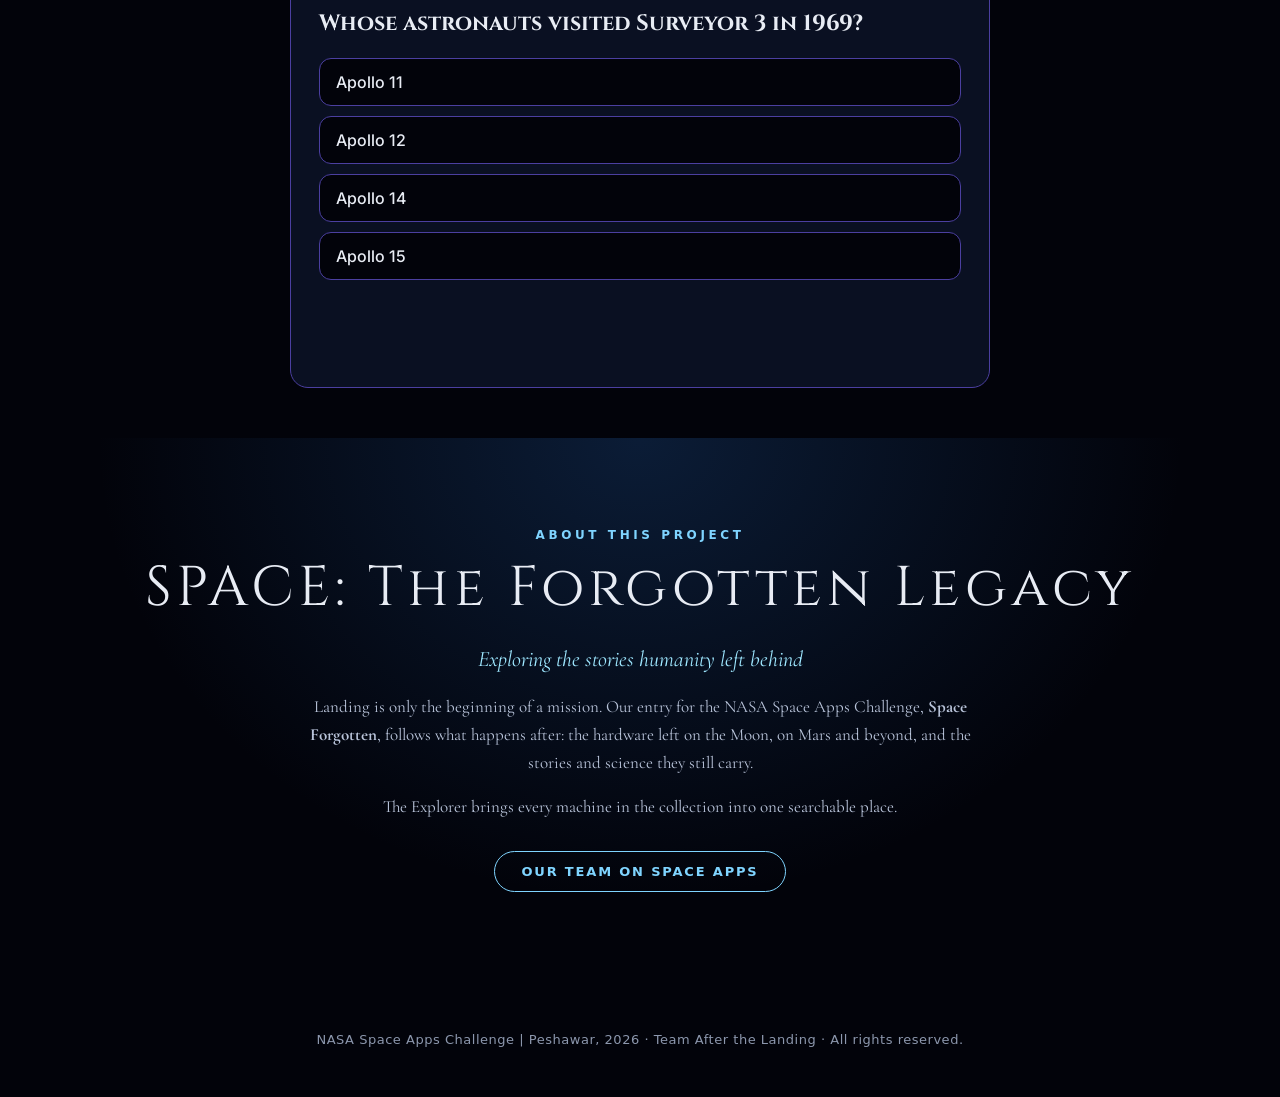
<file: explore.html>
<!DOCTYPE html><html lang="en"><head><meta charset="utf-8"><meta name="viewport" content="width=device-width, initial-scale=1, viewport-fit=cover"><title>Equipment Explorer · After the Landing · Space Forgotten</title><meta name="color-scheme" content="dark"><meta name="description" content="Space Forgotten: the stories of 18 pieces of NASA hardware left on the Moon, on Mars and beyond. By team After the Landing, NASA Space Apps Challenge.">
<link rel="preconnect" href="https://fonts.googleapis.com"><link href="https://fonts.googleapis.com/css2?family=Cinzel:wght@500;700&family=Cormorant+Garamond:ital,wght@0,400;0,600;1,400&family=Inter:wght@500;600&display=swap" rel="stylesheet">
<link rel="stylesheet" href="shared.css"><link rel="stylesheet" href="explore.css"></head><body class="exp">
<div id="pg"></div><nav><a href="archive.html">Archive</a><a href="moon.html">Moon</a><a href="mars.html">Mars</a><a href="beyond.html">Beyond</a><a href="explore.html" class=on>Explore</a><a href="#about">About</a></nav>
<header class="phero beyond"><i class="bg" style="background-image:url(photos/hero-beyond.jpg)"></i><i class="veil"></i><div class="stars"></div><div class="ph-t"><div class="eyebrow">EXPLORE · TEAM AFTER THE LANDING</div><h1>Equipment Explorer</h1><p>Search, filter and open every machine in the collection, then follow the missions on a timeline, compare then and now, and test your knowledge.</p></div></header>
<section class="xs" id="explorer"><h2>Explore the Equipment</h2><p class="lead">Search by name, mission or location, or filter by category, status and decade.</p><div class="ctl"><input id="q" type="search" placeholder="Search equipment…" aria-label="Search"><select id="fLoc"></select><select id="fCat"></select><select id="fMis"></select><select id="fSt"></select><select id="fDec"></select><button class="pill" id="clr">Clear</button></div><div class="cnt" id="cnt"></div><div class="eg" id="eg"></div></section>
<section class="xs" id="timeline"><h2>Mission Timeline</h2><p class="lead">How the missions behind these machines unfolded over time.</p><div class="tlb" id="tlb"></div><div class="tl" id="tl"></div></section>
<section class="xs" id="thennow"><h2>Then vs. Now</h2><p class="lead">A historical image of the mission beside what is known today.</p><div class="ctl"><select id="tnSel" aria-label="Choose equipment"></select></div><div class="tn" id="tn"></div></section>
<section class="xs" id="quiz"><h2>Test Your Knowledge</h2><p class="lead">Ten questions about the forgotten machines.</p><div class="qz" id="qz"></div></section>
<div class="md" id="md" role="dialog" aria-modal="true"><div class="mb" id="mb"></div></div>
<section class="about" id="about"><div class="tag">ABOUT THIS PROJECT</div><h2>SPACE: The Forgotten Legacy</h2><p class="sub">Exploring the stories humanity left behind</p><p>Landing is only the beginning of a mission. Our entry for the NASA Space Apps Challenge, <b>Space Forgotten</b>, follows what happens after: the hardware left on the Moon, on Mars and beyond, and the stories and science they still carry.</p><p>The Explorer brings every machine in the collection into one searchable place.</p><a class="btn" href="https://www.spaceappschallenge.org/2026/find-a-team/after-the-landing/" target="_blank" rel="noopener">Our team on Space Apps</a></section>
<footer>NASA Space Apps Challenge | Peshawar, 2026 · Team After the Landing · All rights reserved.</footer>
<script src="shared.js"></script><script src="data.js"></script><script src="explore.js"></script></body></html>
</file>
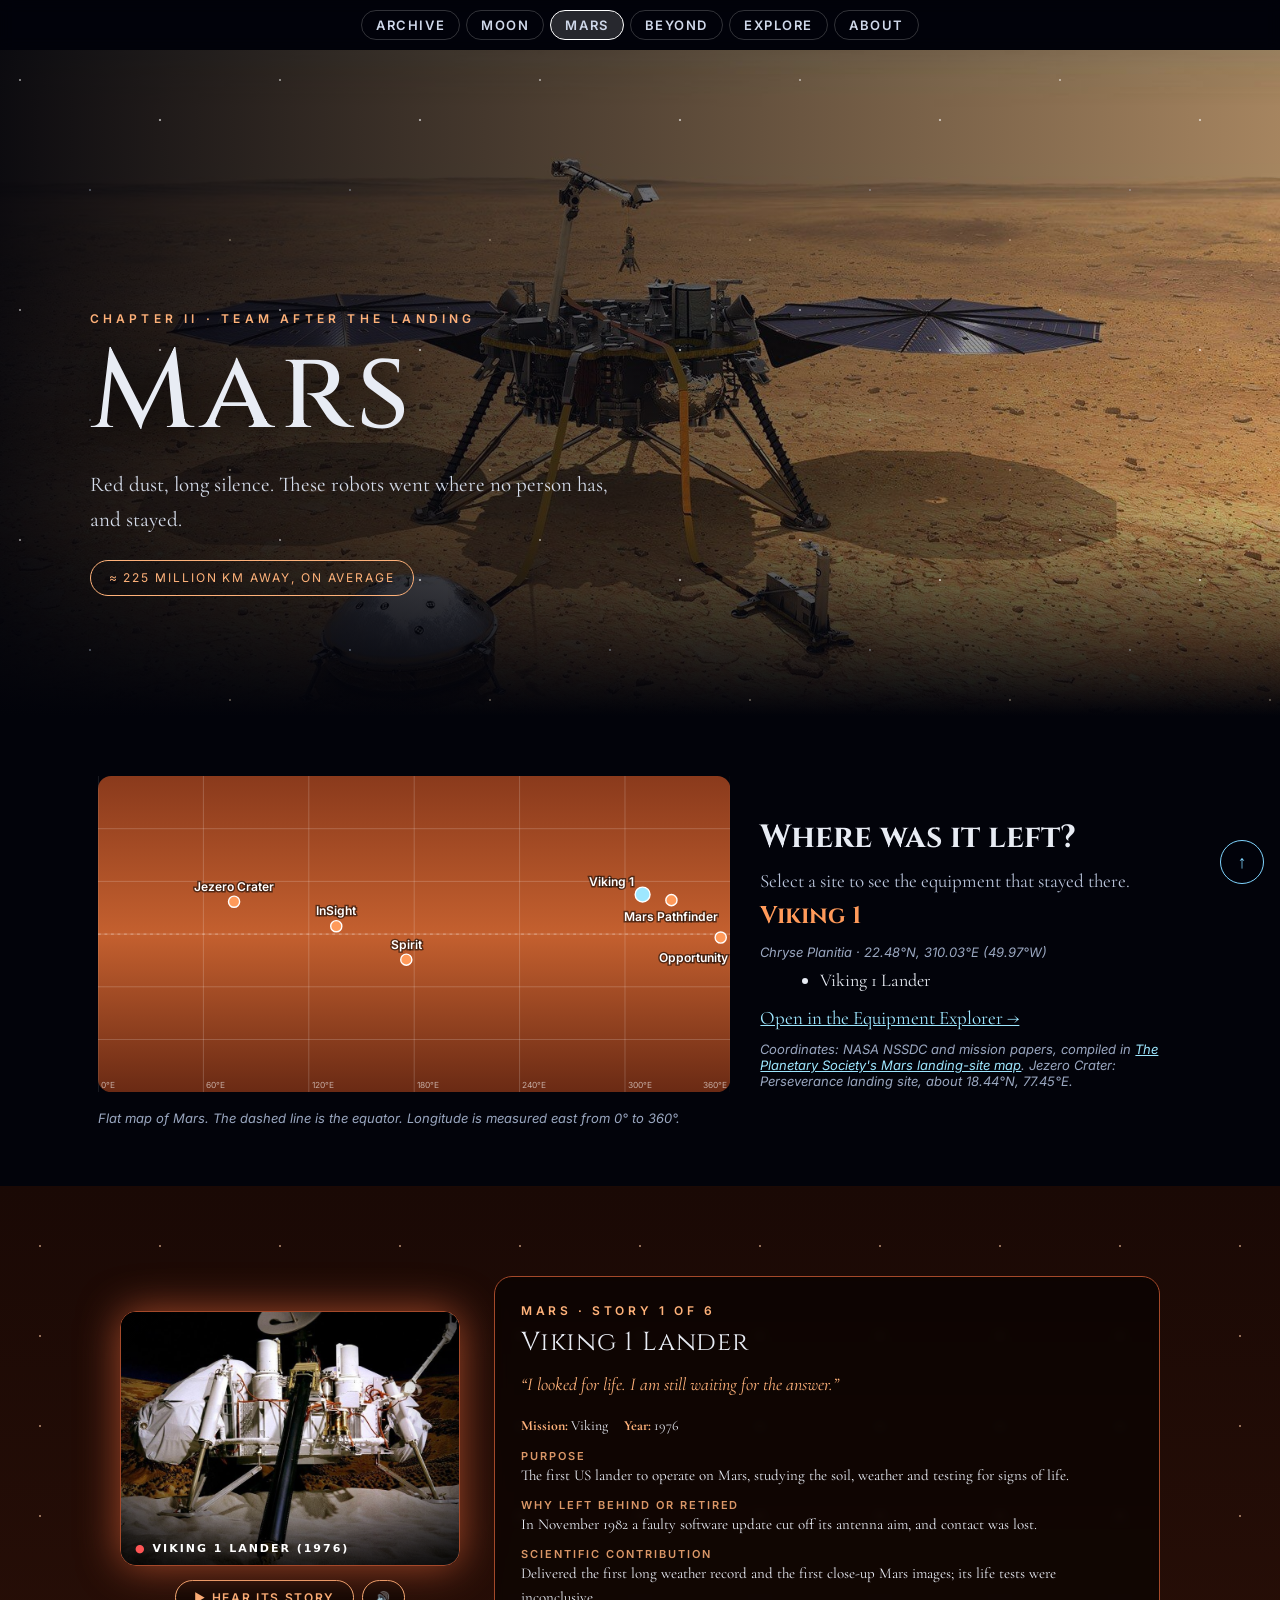
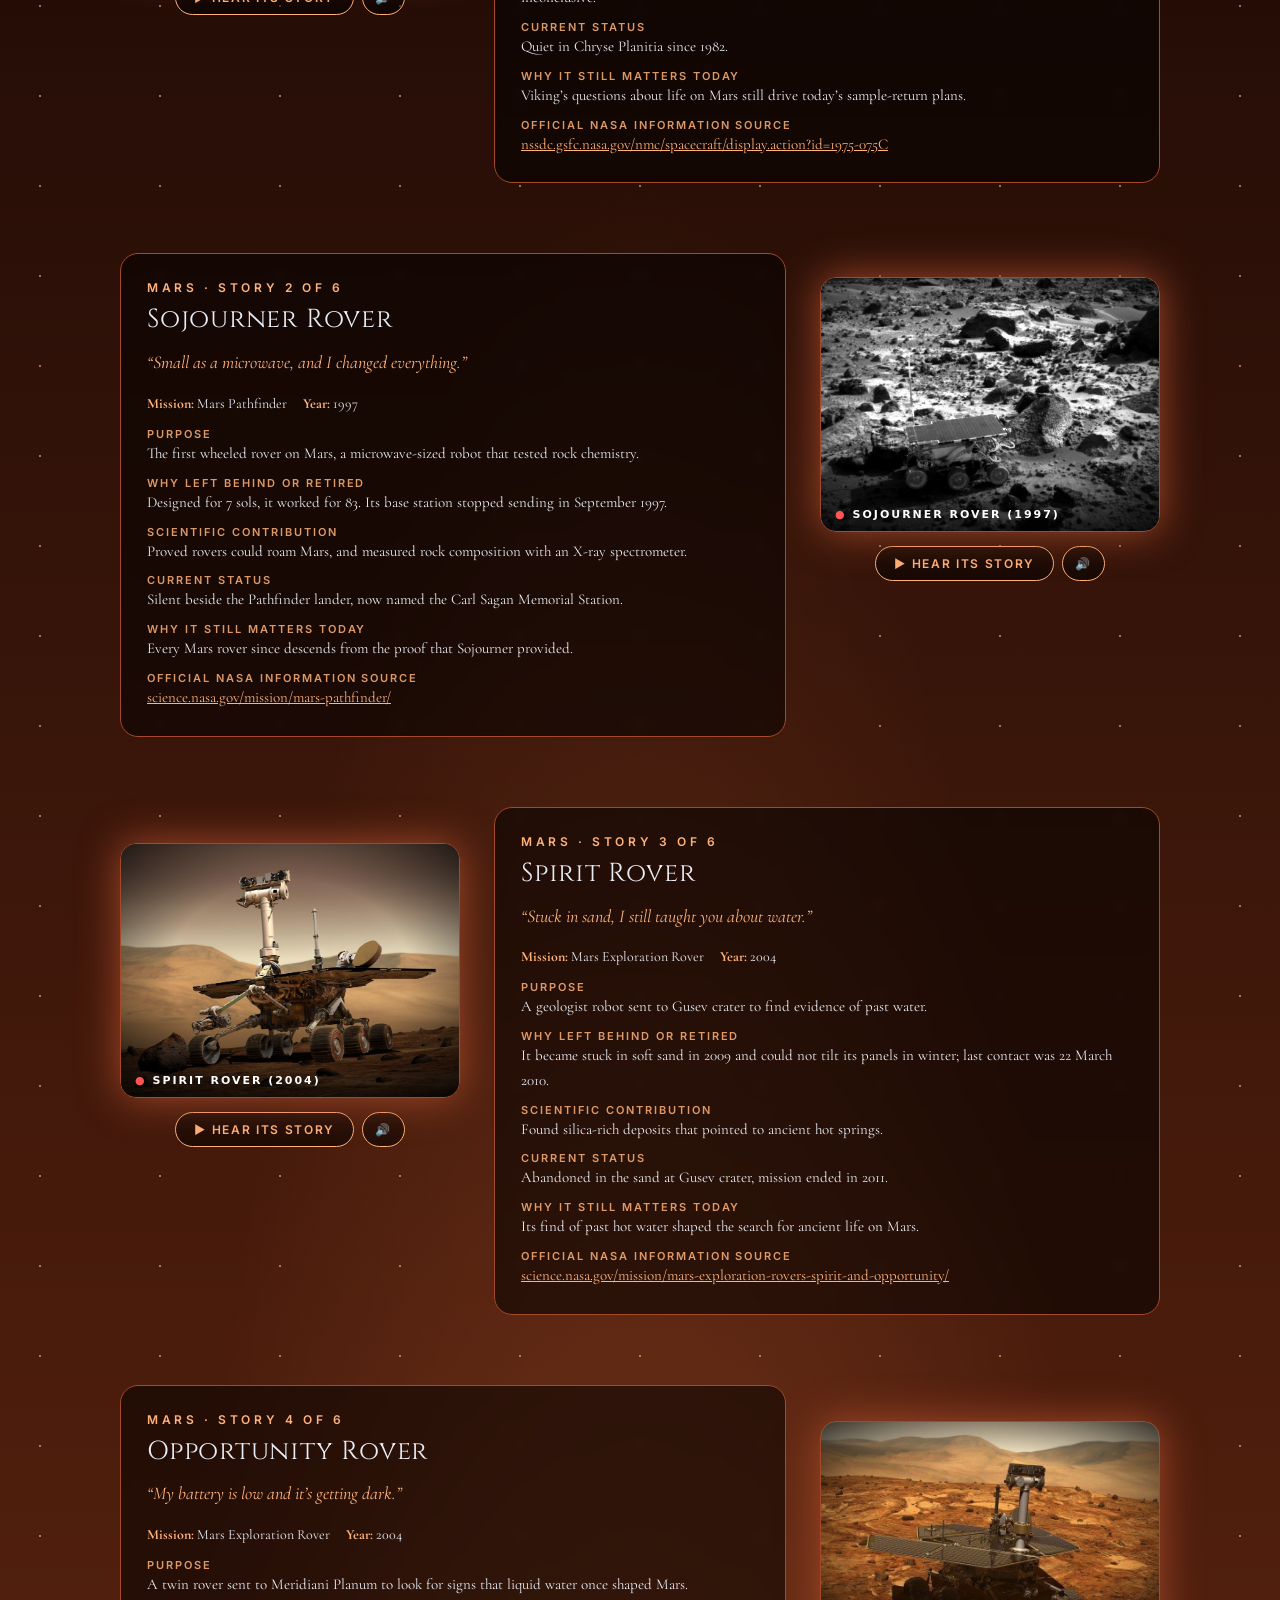
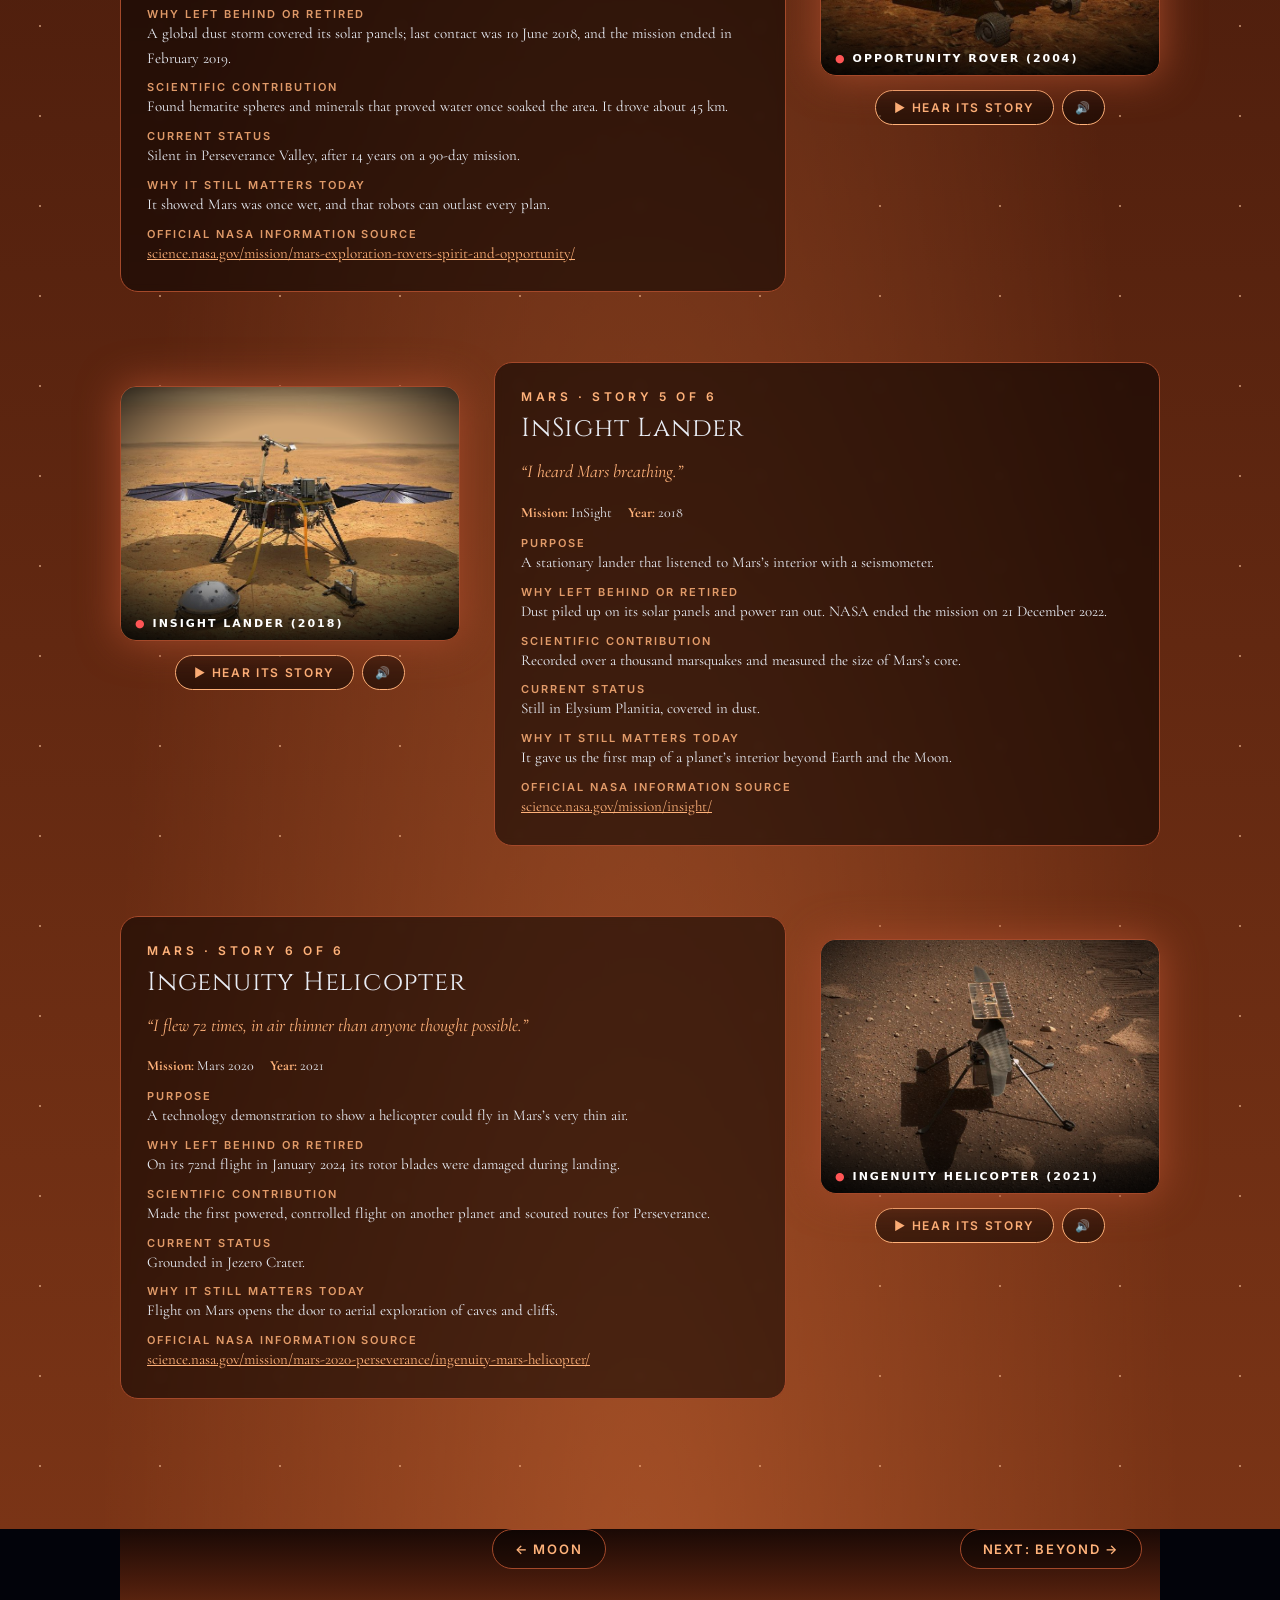
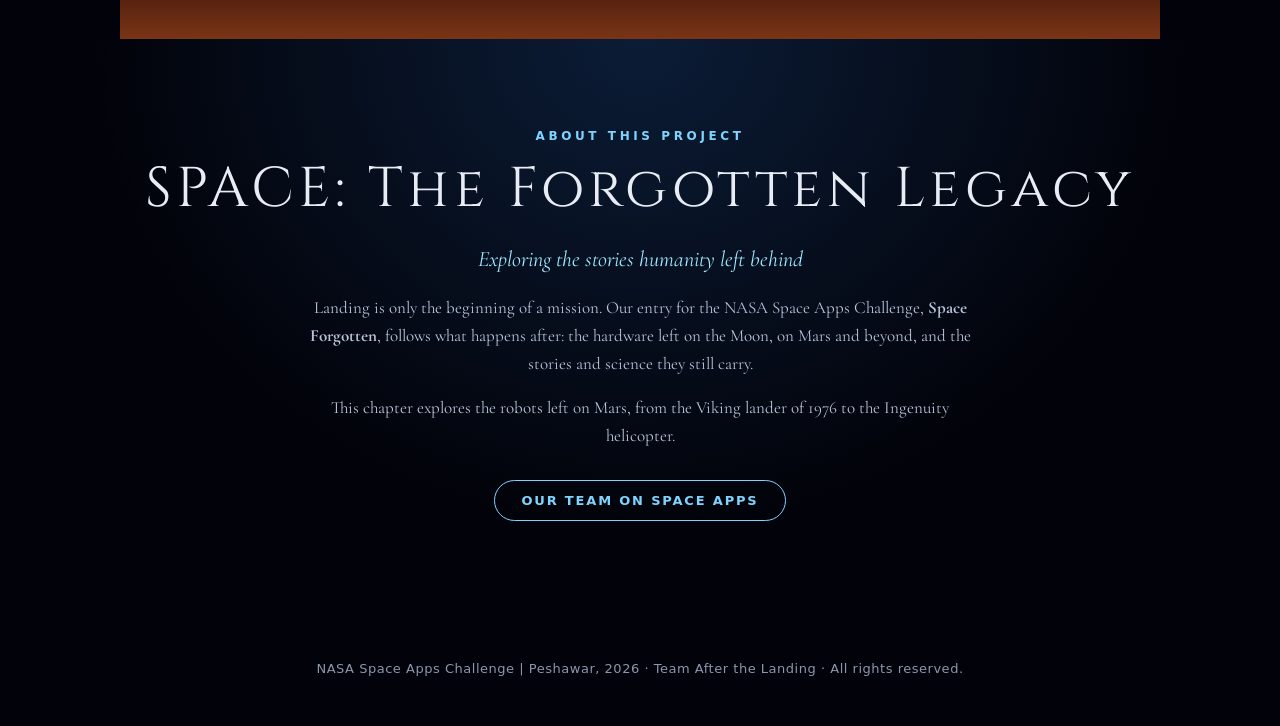
<file: mars.html>
<!DOCTYPE html><html lang="en"><head><meta charset="utf-8"><meta name="viewport" content="width=device-width, initial-scale=1, viewport-fit=cover"><title>Mars · After the Landing · Space Forgotten</title><meta name="color-scheme" content="dark"><meta name="description" content="Space Forgotten: the stories of 18 pieces of NASA hardware left on the Moon, on Mars and beyond. By team After the Landing, NASA Space Apps Challenge.">
<link rel="preconnect" href="https://fonts.googleapis.com"><link href="https://fonts.googleapis.com/css2?family=Cinzel:wght@500;700&family=Cormorant+Garamond:ital,wght@0,400;0,600;1,400&family=Inter:wght@500;600&display=swap" rel="stylesheet">
<link rel="stylesheet" href="shared.css"><link rel="stylesheet" href="mars.css"><link rel="stylesheet" href="explore.css"></head><body>
<div id="pg"></div><nav><a href="archive.html">Archive</a><a href="moon.html">Moon</a><a href="mars.html" class=on>Mars</a><a href="beyond.html">Beyond</a><a href="explore.html">Explore</a><a href="#about">About</a></nav>
<header class="phero mars"><i class="bg" style="background-image:url(photos/hero-mars.jpg)"></i><i class="veil"></i><div class="stars"></div><div class="ph-t"><div class="eyebrow">CHAPTER II · TEAM AFTER THE LANDING</div><h1>Mars</h1><p>Red dust, long silence. These robots went where no person has, and stayed.</p><div class="chip">≈ 225 million km away, on average</div></div></header>
<section class="mp" id="marsmap"></section>
<main><section class="sec mars" id="mars"><div id="app"></div></section></main>
<div class="pager mars"><a href="moon.html">← Moon</a><a href="beyond.html">Next: Beyond →</a></div>
<section class="about" id="about"><div class="tag">ABOUT THIS PROJECT</div><h2>SPACE: The Forgotten Legacy</h2><p class="sub">Exploring the stories humanity left behind</p><p>Landing is only the beginning of a mission. Our entry for the NASA Space Apps Challenge, <b>Space Forgotten</b>, follows what happens after: the hardware left on the Moon, on Mars and beyond, and the stories and science they still carry.</p><p>This chapter explores the robots left on Mars, from the Viking lander of 1976 to the Ingenuity helicopter.</p><a class="btn" href="https://www.spaceappschallenge.org/2026/find-a-team/after-the-landing/" target="_blank" rel="noopener">Our team on Space Apps</a></section>
<footer>NASA Space Apps Challenge | Peshawar, 2026 · Team After the Landing · All rights reserved.</footer>
<script src="shared.js"></script><script src="mars.js"></script><script src="marsmap.js"></script></body></html>
</file>
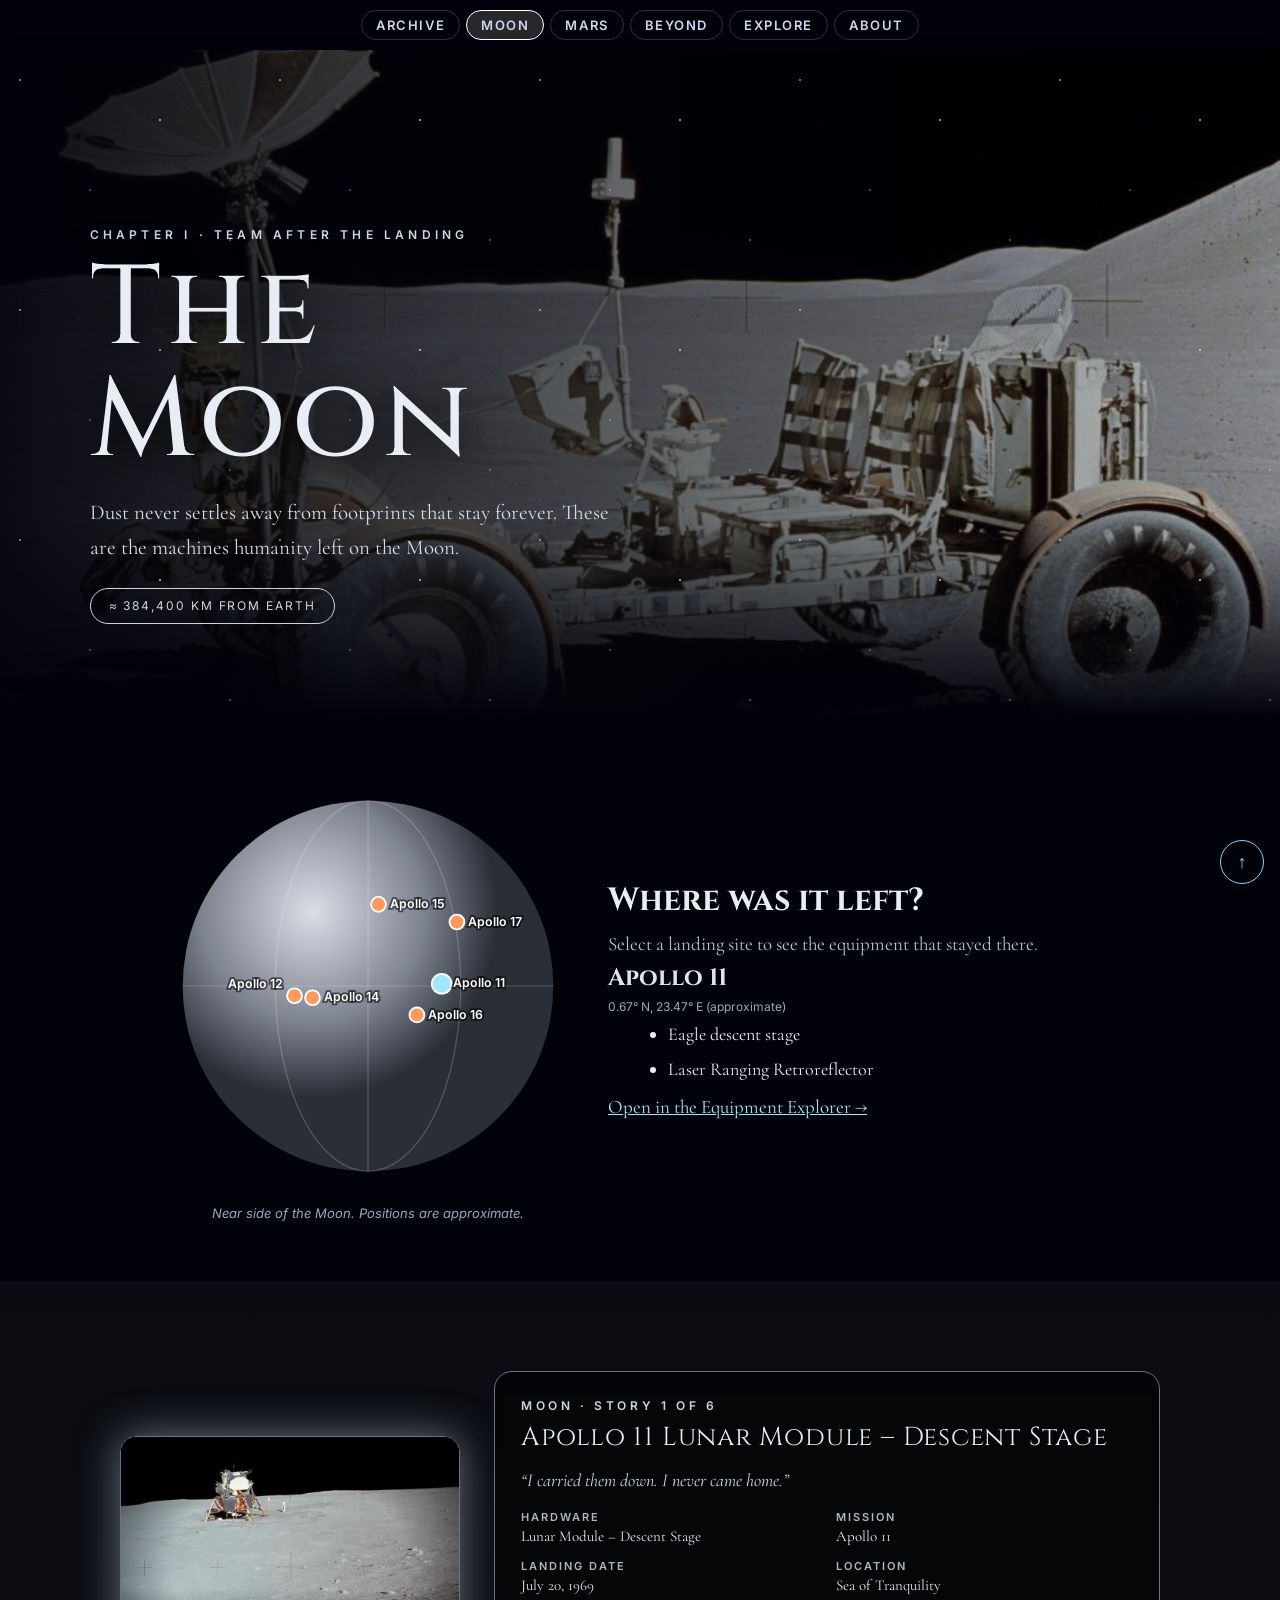
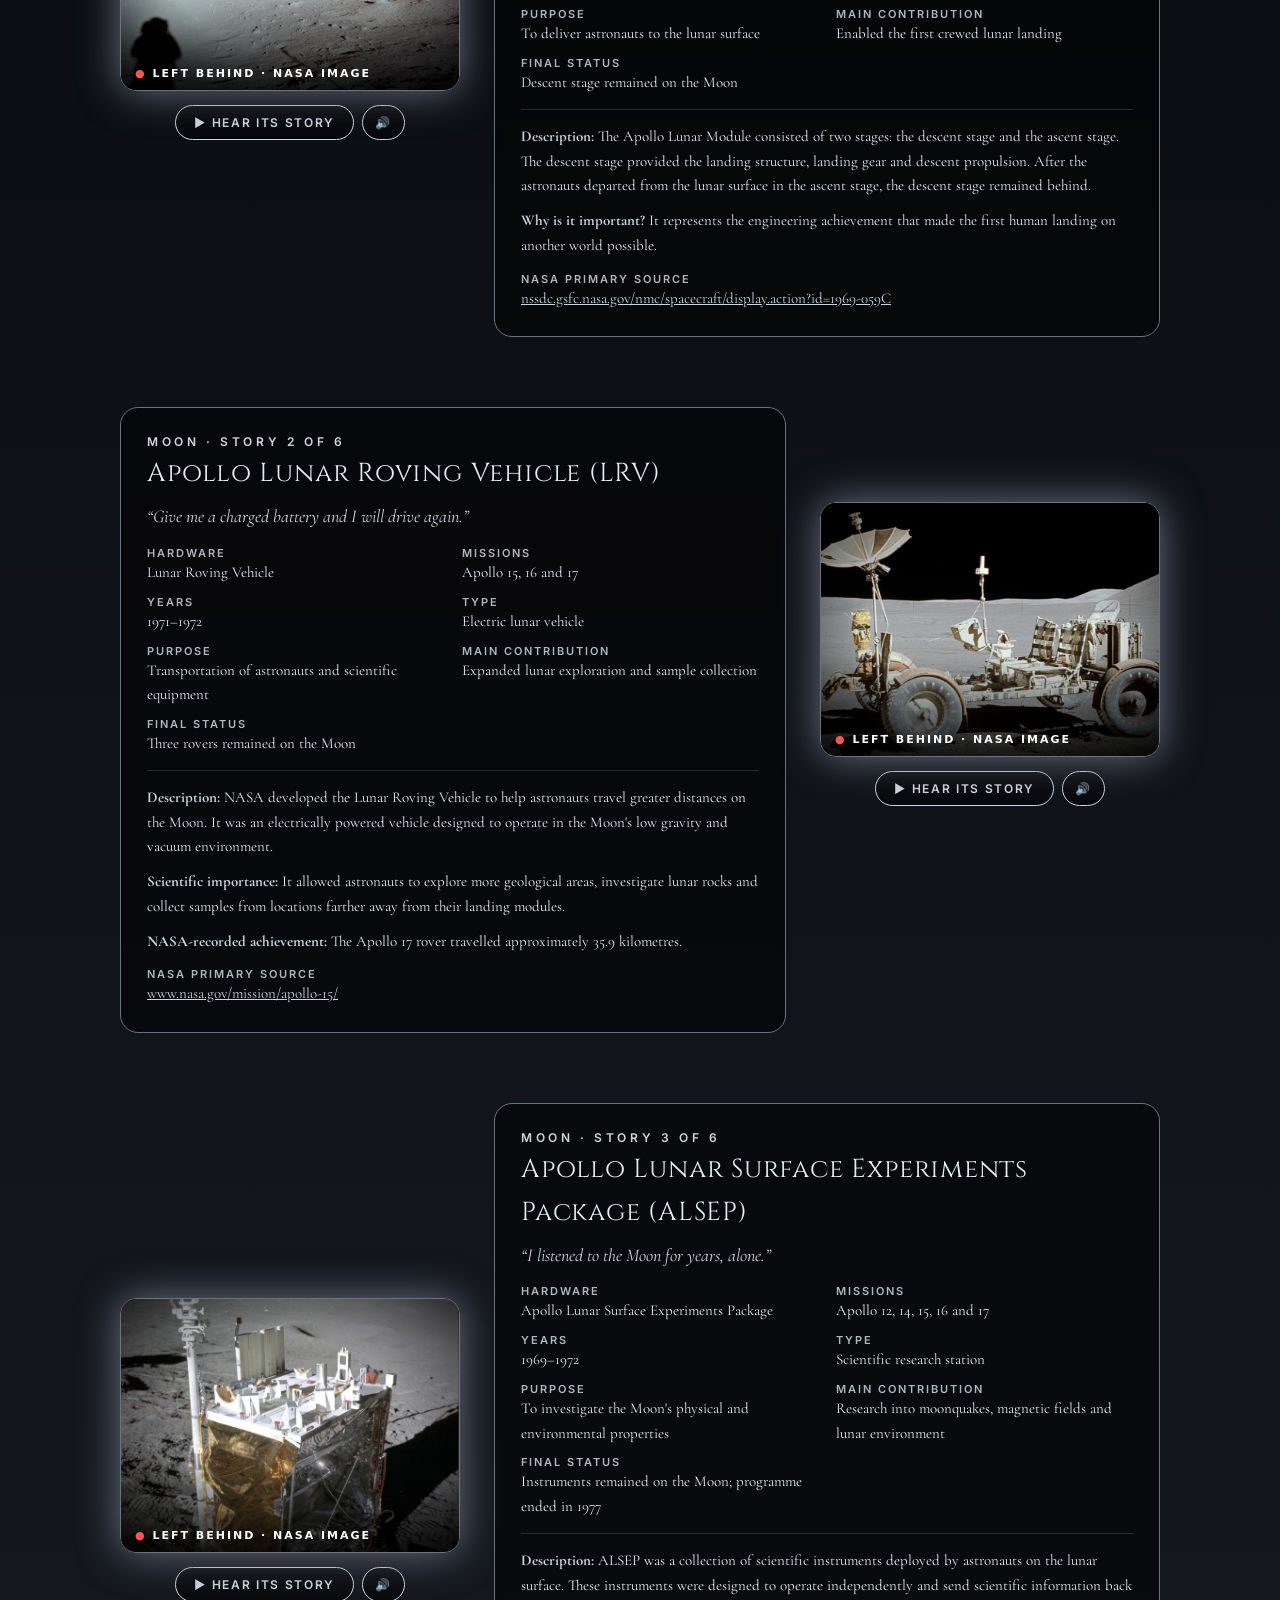
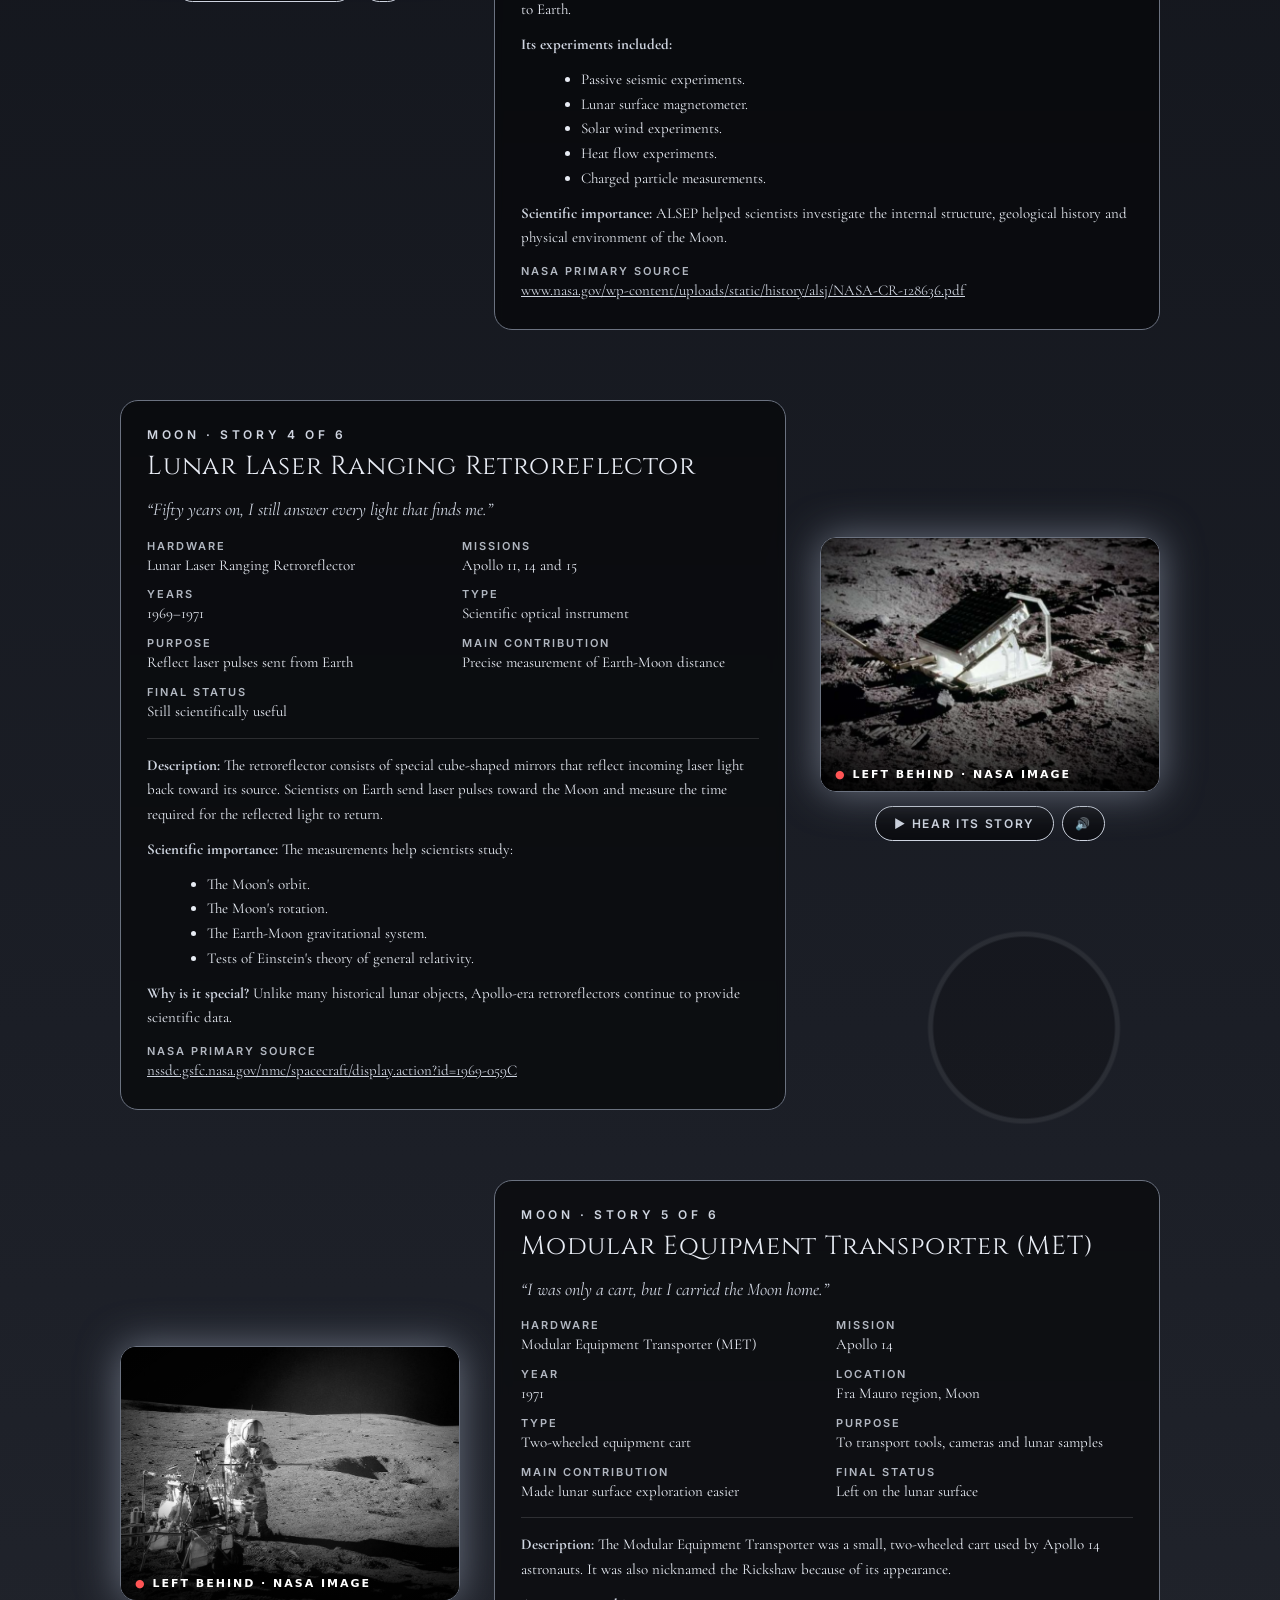
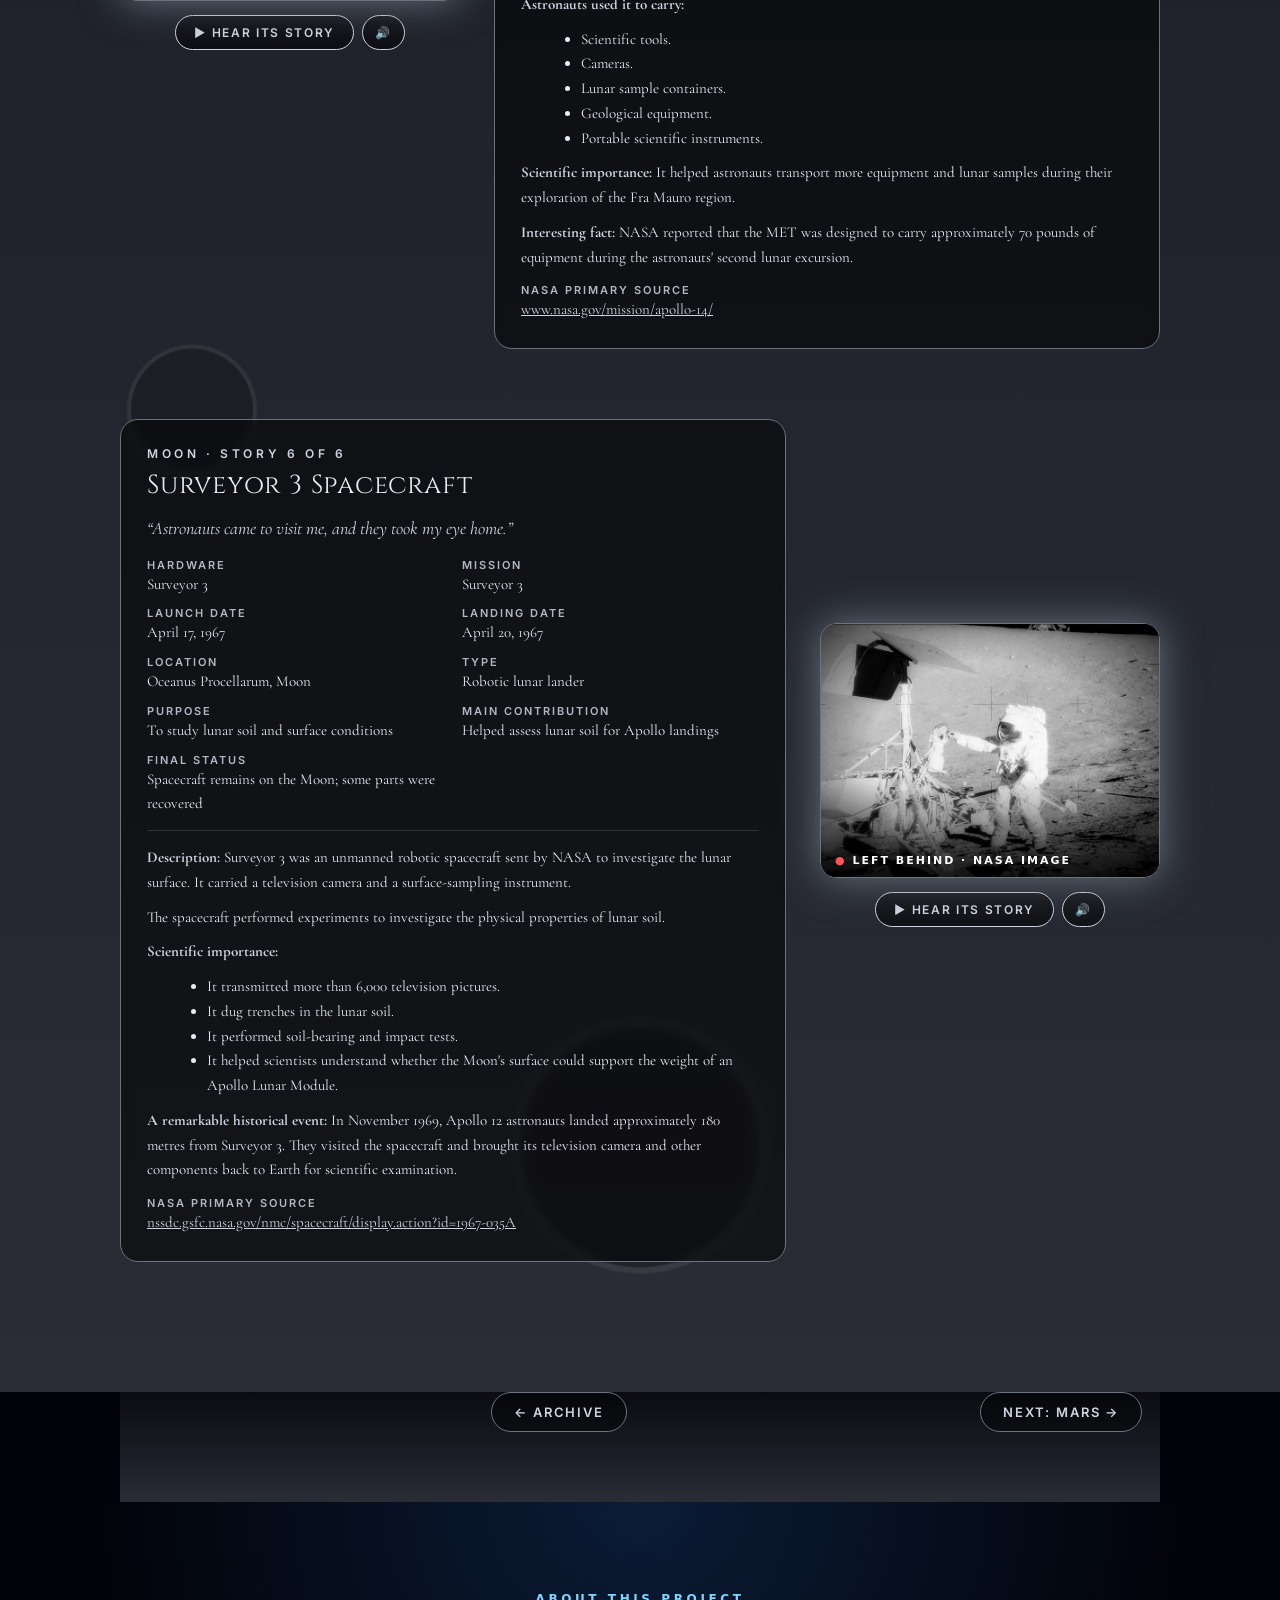
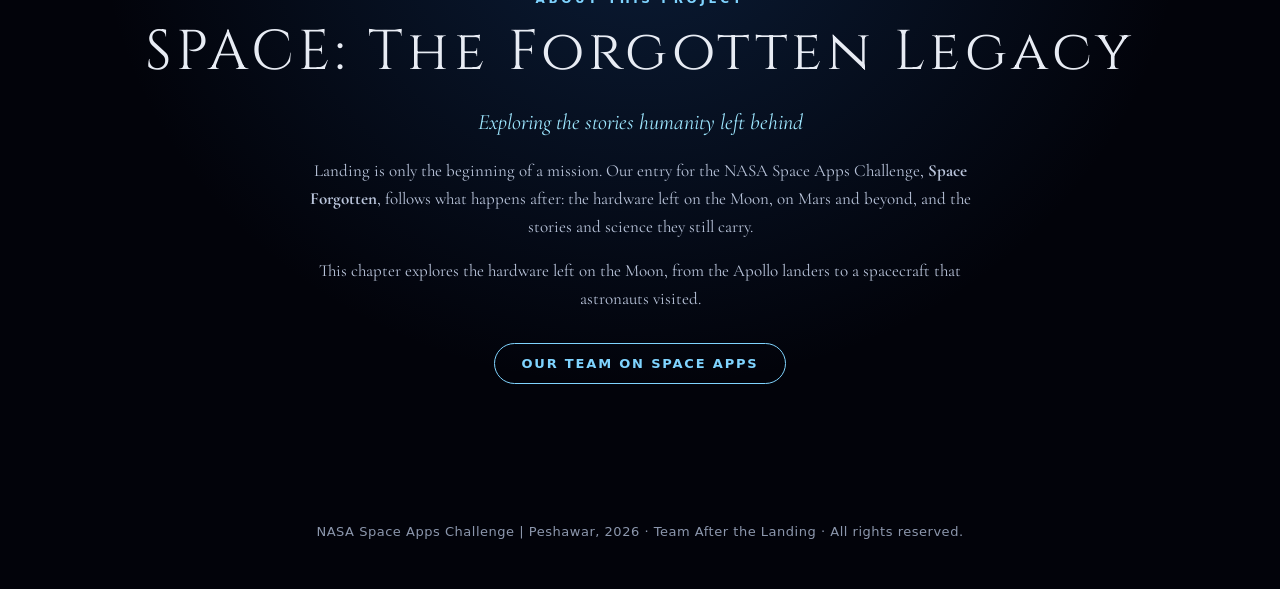
<file: moon.html>
<!DOCTYPE html><html lang="en"><head><meta charset="utf-8"><meta name="viewport" content="width=device-width, initial-scale=1, viewport-fit=cover"><title>The Moon · After the Landing · Space Forgotten</title><meta name="color-scheme" content="dark"><meta name="description" content="Space Forgotten: the stories of 18 pieces of NASA hardware left on the Moon, on Mars and beyond. By team After the Landing, NASA Space Apps Challenge.">
<link rel="preconnect" href="https://fonts.googleapis.com"><link href="https://fonts.googleapis.com/css2?family=Cinzel:wght@500;700&family=Cormorant+Garamond:ital,wght@0,400;0,600;1,400&family=Inter:wght@500;600&display=swap" rel="stylesheet">
<link rel="stylesheet" href="shared.css"><link rel="stylesheet" href="moon.css"><link rel="stylesheet" href="explore.css"></head><body>
<div id="pg"></div><nav><a href="archive.html">Archive</a><a href="moon.html" class=on>Moon</a><a href="mars.html">Mars</a><a href="beyond.html">Beyond</a><a href="explore.html">Explore</a><a href="#about">About</a></nav>
<header class="phero moon"><i class="bg" style="background-image:url(photos/hero-moon.jpg)"></i><i class="veil"></i><div class="stars"></div><div class="ph-t"><div class="eyebrow">CHAPTER I · TEAM AFTER THE LANDING</div><h1>The Moon</h1><p>Dust never settles away from footprints that stay forever. These are the machines humanity left on the Moon.</p><div class="chip">≈ 384,400 km from Earth</div></div></header>
<section class="mp" id="moonmap"></section>
<main><section class="sec moon" id="moon"><div id="app"></div></section></main>
<div class="pager moon"><a href="archive.html">← Archive</a><a href="mars.html">Next: Mars →</a></div>
<section class="about" id="about"><div class="tag">ABOUT THIS PROJECT</div><h2>SPACE: The Forgotten Legacy</h2><p class="sub">Exploring the stories humanity left behind</p><p>Landing is only the beginning of a mission. Our entry for the NASA Space Apps Challenge, <b>Space Forgotten</b>, follows what happens after: the hardware left on the Moon, on Mars and beyond, and the stories and science they still carry.</p><p>This chapter explores the hardware left on the Moon, from the Apollo landers to a spacecraft that astronauts visited.</p><a class="btn" href="https://www.spaceappschallenge.org/2026/find-a-team/after-the-landing/" target="_blank" rel="noopener">Our team on Space Apps</a></section>
<footer>NASA Space Apps Challenge | Peshawar, 2026 · Team After the Landing · All rights reserved.</footer>
<script src="shared.js"></script><script src="moon.js"></script><script src="moonmap.js"></script></body></html>
</file>
<file: shared.css>
/* Shared design: fonts, navigation, cards, animations, About, footer */
:root{box-sizing:border-box;padding-top:env(safe-area-inset-top,0px);padding-bottom:env(safe-area-inset-bottom,0px);color-scheme:dark}
*{box-sizing:border-box;margin:0}
html{scroll-behavior:smooth;scroll-padding-top:64px}
body{background:#02030a;color:#e8ecf4;font:19px/1.65 "Cormorant Garamond",Georgia,"Times New Roman",serif}
nav{position:sticky;top:0;z-index:9;display:flex;gap:6px;justify-content:center;padding:10px;background:#02030acc;backdrop-filter:blur(8px);font:600 13px system-ui,sans-serif;letter-spacing:.12em;text-transform:uppercase}
nav a{color:#cfd8ea;text-decoration:none;padding:6px 14px;border:1px solid #ffffff30;border-radius:99px}
nav a:hover{background:#ffffff18}
.stars,.sec::before{position:absolute;inset:0;pointer-events:none;background-image:radial-gradient(1.3px 1.3px at 20px 30px,#fff,#0000),radial-gradient(1px 1px at 90px 140px,#cfe3ff,#0000),radial-gradient(1.6px 1.6px at 160px 70px,#fff,#0000),radial-gradient(1px 1px at 230px 190px,#ffe9c9,#0000);background-size:260px 230px;animation:tw 5s ease-in-out infinite alternate}
@keyframes tw{from{opacity:.35}to{opacity:1}}
.sec{position:relative;padding:90px 18px 60px;overflow:hidden}
.sec>*{position:relative}
.sec h2{font-size:clamp(34px,6vw,72px);font-weight:400;text-align:center;letter-spacing:.08em}
.sec .lead{max-width:680px;margin:14px auto 70px;text-align:center;font-size:18px}
.ch{max-width:1040px;margin:0 auto 70px;display:grid;grid-template-columns:minmax(220px,340px) 1fr;gap:34px;align-items:center;opacity:0;transform:translateY(40px);transition:1s}
.ch.in{opacity:1;transform:none}
.ch:nth-of-type(even){direction:rtl}.ch:nth-of-type(even)>*{direction:ltr}
.art{aspect-ratio:1;border:1px solid var(--bd);border-radius:50%;display:grid;place-items:center;background:#00000055;box-shadow:0 0 60px #0006 inset,0 0 40px var(--bd)}
.art svg{width:78%;height:78%;overflow:visible}
.art svg *{stroke-linecap:round}
.card{background:#0008;border:1px solid var(--bd);border-radius:18px;padding:26px;backdrop-filter:blur(4px)}
.num{font:600 12px system-ui;letter-spacing:.3em;color:var(--ac)}
.card h3{font-size:30px;font-weight:400;margin:4px 0 6px}
.q{font-style:italic;color:var(--ac);font-size:18px;margin-bottom:14px}
dl{display:grid;gap:10px}
dt{font:600 11px system-ui;letter-spacing:.18em;text-transform:uppercase;color:var(--ac);opacity:.85}
dd{font-size:15px}
dd a{color:var(--ac)}
.meta{display:flex;gap:16px;flex-wrap:wrap;font-size:14px;margin-bottom:12px}
.meta span b{color:var(--ac)}
.about{background:radial-gradient(ellipse at 50% 0,#1d4f8f55,#0000 60%),#02030a;padding:90px 18px;text-align:center}.about h2{font-size:clamp(30px,5vw,56px);font-weight:400;letter-spacing:.08em}.about p{max-width:680px;margin:16px auto;color:#b9c4da;font-size:17px}.about .tag{font:600 12px system-ui;letter-spacing:.3em;color:#7fd4ff}.about a.btn{display:inline-block;margin-top:14px;padding:12px 26px;border:1px solid #7fd4ff;border-radius:99px;color:#7fd4ff;text-decoration:none;font:600 13px system-ui;letter-spacing:.14em;text-transform:uppercase}.about a.btn:hover{background:#7fd4ff22}.stats{display:flex;gap:28px;justify-content:center;flex-wrap:wrap;margin:30px 0}.stats div{font:12px system-ui;letter-spacing:.15em;color:#8c97ad}.stats b{display:block;font:400 44px Georgia,serif;color:#fff;letter-spacing:0}footer{padding:50px 20px;text-align:center;color:#8c97ad;font:13px system-ui;background:#02030a}
@media(max-width:720px){.ch{grid-template-columns:1fr}.art{max-width:260px;margin:auto}.ch:nth-of-type(even){direction:ltr}}
.ph{display:none}.art.has{aspect-ratio:4/3;border-radius:16px;position:relative;overflow:hidden}.art.has .ph{display:block;position:absolute;inset:0}.art.has svg{display:none}.ph img{width:100%;height:100%;object-fit:cover;animation:kb 16s ease-in-out infinite alternate}.ch:nth-of-type(even) .ph img{animation-name:kb2}.ph::after{content:"";position:absolute;inset:0;background:radial-gradient(#0000 50%,#000b),linear-gradient(#0000 60%,#000c)}.ph span{position:absolute;left:14px;bottom:10px;z-index:2;font:600 11px system-ui;letter-spacing:.18em;color:#fff;text-transform:uppercase}.ph span::before{content:"●";color:#f55;margin-right:6px;animation:blink 1.6s steps(2) infinite}@keyframes kb{from{transform:scale(1.02)}to{transform:scale(var(--z,1.25))}}@keyframes kb2{from{transform:scale(var(--z,1.25))}to{transform:scale(1.02)}}
.tbl{display:grid;grid-template-columns:repeat(auto-fit,minmax(200px,1fr));gap:10px 18px;margin-bottom:14px;padding-bottom:14px;border-bottom:1px solid #ffffff22}.tx{font-size:15px;margin:10px 0}.tx b{color:var(--ac)}.card ul{margin:6px 0 10px 20px;font-size:15px}.srcl{margin-top:14px}
.col{display:flex;flex-direction:column;gap:14px;align-items:center;width:100%}.col .art{width:100%}.story{width:100%;text-align:center}.row{display:flex;gap:8px;justify-content:center}.pl,.vo{background:#0008;color:var(--ac);border:1px solid var(--ac);border-radius:99px;padding:9px 18px;font:600 12px system-ui;letter-spacing:.14em;text-transform:uppercase;cursor:pointer}.vo{padding:9px 12px}.pl:hover{background:var(--ac);color:#000}.live{min-height:6em;margin-top:12px;font-style:italic;color:var(--ac);font-size:16px;text-align:left}.live span{display:block;margin-bottom:6px}.ch.on .art{animation:glow 1.6s ease-in-out infinite}.ch.on .ph img{animation-duration:7s}.ch.on .art svg{animation-duration:2s}@keyframes glow{50%{box-shadow:0 0 70px var(--ac),0 0 20px var(--ac) inset}}
#pg{position:fixed;top:0;left:0;height:3px;width:0;z-index:20;background:linear-gradient(90deg,#cfd5e0,#ff9a5a,#9ee7ff)}nav,.num,dt,.pl,.vo,.scroll,.srcl dt,.chip,.stats div,.btn{font-family:Inter,system-ui,sans-serif}h1,h2,h3{font-family:Cinzel,Georgia,serif}.card h3{font-size:26px;letter-spacing:.03em}.card{transition:.4s}.card:hover{transform:translateY(-4px);box-shadow:0 20px 60px #0008}.scroll a{color:inherit;text-decoration:none}.chip{display:table;margin:-48px auto 56px;padding:7px 18px;border:1px solid var(--ac);border-radius:99px;font-size:12px;letter-spacing:.16em;text-transform:uppercase;color:var(--ac)}.arch,.less{padding:90px 18px;text-align:center;background:linear-gradient(#02030a,#070b16)}.arch h2,.less h2{font-size:clamp(30px,5vw,60px);font-weight:500;letter-spacing:.08em}.arch .lead{max-width:640px;margin:12px auto 10px}.grid{max-width:1080px;margin:40px auto 0;display:grid;grid-template-columns:repeat(auto-fill,minmax(160px,1fr));gap:16px}.tile{display:block;color:#e8ecf4;text-decoration:none;border:1px solid #ffffff25;border-radius:14px;overflow:hidden;background:#0007;transition:.35s}.tile:hover{transform:translateY(-6px) scale(1.03);border-color:var(--ac);box-shadow:0 12px 40px #000a}.tile .th{aspect-ratio:4/3;display:grid;place-items:center;background:#00000066;color:var(--ac);position:relative;overflow:hidden}.tile .th img{position:absolute;inset:0;width:100%;height:100%;object-fit:cover}.tile .th svg{width:60%;height:60%}.tile span{display:block;padding:10px 8px;font:600 12px/1.3 Inter,sans-serif;letter-spacing:.04em}.tile.moon{--ac:#cfd5e0}.tile.mars{--ac:#ff9a5a}.tile.beyond{--ac:#9ee7ff}.lg{max-width:1000px;margin:40px auto 0;display:grid;grid-template-columns:repeat(auto-fit,minmax(260px,1fr));gap:18px}.lg div{padding:26px;border:1px solid #ffffff25;border-radius:16px;background:#0006;text-align:left}.lg h3{font-size:20px;margin-bottom:8px;color:#9ee7ff}.lg p{font-size:17px;color:#b9c4da}#top{position:fixed;right:16px;bottom:calc(16px + env(safe-area-inset-bottom,0px));z-index:9;width:44px;height:44px;border-radius:50%;border:1px solid #7fd4ff;background:#02030acc;color:#7fd4ff;font-size:18px;cursor:pointer}
/* object animations */
.bob svg{animation:bob 4s ease-in-out infinite}.sway svg{animation:sway 5s ease-in-out infinite;transform-origin:50% 90%}
.spin svg{animation:spin 24s linear infinite}.drive svg{animation:drive 4s ease-in-out infinite}
.fly svg{animation:fly 3s ease-in-out infinite}.drift svg{animation:drift 9s ease-in-out infinite}
.pulse svg{animation:pulse 3s ease-in-out infinite}.fall svg{animation:fall 3s ease-in infinite}
.b{animation:blink 1.6s steps(2) infinite}.rot{animation:spin .25s linear infinite;transform-box:fill-box;transform-origin:center}
.ring{fill:none;stroke:var(--ac);animation:ring 2.4s ease-out infinite;transform-box:fill-box;transform-origin:center}
@keyframes bob{50%{transform:translateY(-12px)}}@keyframes sway{50%{transform:rotate(4deg)}}@keyframes spin{to{transform:rotate(360deg)}}
@keyframes drive{0%,100%{transform:translateX(-14px)}50%{transform:translateX(14px)}}@keyframes fly{50%{transform:translateY(-26px) rotate(3deg)}}
@keyframes drift{0%,100%{transform:translate(-10px,6px) rotate(-5deg)}50%{transform:translate(12px,-8px) rotate(5deg)}}
@keyframes pulse{50%{filter:drop-shadow(0 0 14px var(--ac))}}@keyframes fall{0%{transform:translateY(-30px)}85%,100%{transform:translateY(8px)}}
@keyframes blink{50%{opacity:0}}@keyframes ring{from{transform:scale(.4);opacity:1}to{transform:scale(3);opacity:0}}
@media(prefers-reduced-motion:reduce){*{animation:none!important;transition:none!important}.ch{opacity:1;transform:none}}

nav a.on{background:#ffffff26;border-color:#fff}
.phero{position:relative;min-height:74vh;display:grid;align-items:center;padding:110px 7vw 70px;overflow:hidden}
.phero>*{position:relative}.phero .stars{position:absolute}
.ph-t{z-index:2;max-width:640px}.eyebrow{font:600 12px Inter,sans-serif;letter-spacing:.35em;color:var(--ac);margin-bottom:12px}
.phero h1{font-size:clamp(46px,9vw,112px);font-weight:500;letter-spacing:.05em;line-height:1;text-shadow:0 4px 40px #000}
.phero p{margin-top:18px;max-width:540px;font-size:21px;color:#d5dcea}
.phero .chip{margin:22px 0 0;display:inline-block}
.orb{position:absolute!important;right:7vw;top:50%;width:min(38vw,440px);aspect-ratio:1;border-radius:50%;transform:translateY(-50%);animation:orbf 12s ease-in-out infinite}
@keyframes orbf{50%{transform:translateY(-53%) rotate(3deg)}}
.pager{display:flex;justify-content:space-between;gap:12px;flex-wrap:wrap;max-width:1040px;margin:0 auto;padding:0 18px 70px}
.pager a{color:var(--ac);text-decoration:none;font:600 13px Inter,sans-serif;letter-spacing:.14em;text-transform:uppercase;border:1px solid var(--bd);border-radius:99px;padding:11px 22px;background:#0006}
.pager a:hover{background:var(--ac);color:#000}
@media(max-width:720px){.orb{opacity:.35;width:70vw}}
.phero .bg{position:absolute;inset:0;background-size:cover;background-position:center;animation:kb 30s ease-in-out infinite alternate;--z:1.12}
.phero .veil{position:absolute;inset:0;background:linear-gradient(90deg,#02030af2,#02030a99 48%,#02030a33),linear-gradient(#0000 70%,#02030a)}
.live{font-size:15px;line-height:1.6;min-height:8em}
.about .sub{font-size:22px;color:#9ee7ff;font-style:italic;margin-top:6px}
footer{letter-spacing:.04em}
.live .sys{font:600 11px Inter,sans-serif;letter-spacing:.16em;text-transform:uppercase;font-style:normal;opacity:.8}
</file>
<file: archive.css>
/* ARCHIVE page: astronaut hero, destination cards */
.hero{min-height:88vh;display:grid;place-items:center;text-align:center;padding:40px 20px;position:relative;overflow:hidden;background:radial-gradient(ellipse at 50% 120%,#1d4f8f 0,#07142b 35%,#02030a 70%)}
.hero h1{font-size:clamp(40px,9vw,104px);letter-spacing:.06em;line-height:1.05;font-weight:400}
.hero h1 b{display:block;font-size:.3em;letter-spacing:.5em;color:#7fd4ff;font:600 clamp(12px,2vw,18px) system-ui}
.hero p{max-width:640px;margin:22px auto 0;color:#b9c4da;font-size:18px}
.scroll{position:absolute;bottom:22px;font:12px system-ui;letter-spacing:.3em;color:#7fd4ff;animation:bob 2s infinite}
.scene{position:absolute;inset:0;width:100%;height:100%}.hero>div:not(.stars):not(.scroll){position:relative;z-index:2;padding-bottom:22vh}.hero h1{text-shadow:0 4px 40px #000}.hero{background:#02030a}.ast{animation:trudge 2.6s ease-in-out infinite;transform-box:fill-box;transform-origin:50% 100%}.earth{animation:pulse 6s ease-in-out infinite}.clouds{animation:spin 90s linear infinite;transform-box:fill-box;transform-origin:center}.dust circle{fill:#c9ccd4;opacity:0;animation:puff 3s ease-out infinite}@keyframes trudge{0%,100%{transform:translateY(0) rotate(0)}25%{transform:translateY(-5px) rotate(1.2deg)}75%{transform:translateY(2px) rotate(-.8deg)}}@keyframes puff{0%{opacity:.6;transform:translate(0,0) scale(.4)}100%{opacity:0;transform:translate(-50px,-34px) scale(2.4)}}
.dest{max-width:1080px;margin:40px auto 10px;display:grid;grid-template-columns:repeat(auto-fit,minmax(260px,1fr));gap:18px}
.dest a{display:block;padding:28px;border:1px solid var(--bd);border-radius:18px;background:#0007;color:#e8ecf4;text-decoration:none;text-align:left;transition:.35s}
.dest a:hover{transform:translateY(-6px);box-shadow:0 18px 50px #000a;border-color:var(--ac)}
.dest h3{font-size:26px;color:var(--ac)}.dest p{font-size:17px;color:#b9c4da;margin:8px 0 12px}.dest b{font:600 12px Inter,sans-serif;letter-spacing:.16em;color:var(--ac)}
.dest .moon{--ac:#cfd5e0;--bd:#6b7280}.dest .mars{--ac:#ff9a5a;--bd:#a4492a}.dest .beyond{--ac:#9ee7ff;--bd:#4b3fa0}
.hero .bg{position:absolute;inset:0;background-size:cover;background-position:center 40%;animation:kb 34s ease-in-out infinite alternate;--z:1.15}
.hero .veil{position:absolute;inset:0;background:linear-gradient(#02030acc,#02030a66 45%,#02030af2)}
.hero i{display:block}.hero .stars{z-index:1}
.intro{padding:100px 18px 20px;text-align:center;background:linear-gradient(#02030a,#050914)}
.intro h2{font-size:clamp(34px,6vw,72px);font-weight:500;letter-spacing:.06em}
.intro p{max-width:780px;margin:20px auto 0;font-size:22px;color:#b9c4da}
.icons{max-width:1100px;margin:30px auto 10px;display:grid;grid-template-columns:repeat(auto-fit,minmax(260px,1fr));gap:26px}
.ico{display:block;padding:34px 20px 30px;border-radius:26px;border:1px solid var(--bd);background:radial-gradient(circle at 50% 28%,var(--gl),#0000 62%),#0009;text-decoration:none;color:#e8ecf4;text-align:center;transition:.4s}
.ico:hover{transform:translateY(-10px);box-shadow:0 24px 70px var(--gl);border-color:var(--ac)}
.ico h3{font-size:28px;color:var(--ac);margin:6px 0}.ico p{font-size:18px;color:#b9c4da}.ico span{display:inline-block;margin-top:14px;font:600 12px Inter,sans-serif;letter-spacing:.2em;color:var(--ac);border:1px solid var(--ac);border-radius:99px;padding:8px 18px}
.ico.moon{--ac:#dfe4ee;--bd:#6b7280;--gl:#cfd5e044}.ico.mars{--ac:#ff9a5a;--bd:#a4492a;--gl:#ff7a3a44}.ico.beyond{--ac:#9ee7ff;--bd:#4b3fa0;--gl:#6a4bff55}
.vis{position:relative;width:210px;height:210px;margin:0 auto 14px}
.ball{position:absolute;inset:22px;border-radius:50%;overflow:hidden;animation:roll 40s linear infinite}
.ball.mo{background:radial-gradient(circle at 30% 35%,#666c78 0 13px,#0000 14px),radial-gradient(circle at 70% 25%,#7b818d 0 8px,#0000 9px),radial-gradient(circle at 60% 72%,#5f6571 0 17px,#0000 18px),radial-gradient(circle at 18% 80%,#7b818d 0 9px,#0000 10px),radial-gradient(circle at 86% 58%,#666c78 0 7px,#0000 8px),#b9bfca;background-size:170px 170px;box-shadow:0 0 60px #cfd5e055}
.ball.ma{background:radial-gradient(ellipse at 25% 42%,#7a2a1099 0 32px,#0000 34px),radial-gradient(ellipse at 76% 66%,#5a1c0acc 0 42px,#0000 44px),radial-gradient(ellipse at 52% 14%,#ffd8b866 0 22px,#0000 24px),#c9552a;background-size:190px 190px;box-shadow:0 0 60px #ff7a3a66}
.ball::after{content:"";position:absolute;inset:0;border-radius:50%;box-shadow:inset -34px -22px 46px #000c,inset 8px 6px 22px #fff3}
.cap{position:absolute;top:22px;left:32%;width:36%;height:15%;background:#fff;border-radius:0 0 60% 60%;opacity:.8;filter:blur(2px);z-index:2}
@keyframes roll{to{background-position:190px 0}}
.orbit{position:absolute;inset:0;animation:spin 9s linear infinite}.orbit i{position:absolute;top:2px;left:50%;width:11px;height:11px;background:#fff;box-shadow:0 0 14px #fff;border-radius:2px}
.dp{position:absolute;bottom:20px;width:6px;height:6px;border-radius:50%;background:#ffb27a;opacity:0;animation:up 4s ease-out infinite}
@keyframes up{0%{opacity:.8;transform:translate(0,0)}100%{opacity:0;transform:translate(26px,-120px) scale(2)}}
.gal{width:100%;height:100%;animation:spin 55s linear infinite;overflow:visible}.fast{animation:spin 6s linear infinite;transform-origin:0 0}.tw{animation:blink 2.4s steps(2) infinite}
.globe{width:210px;height:210px;display:block;margin:0 auto;filter:drop-shadow(0 0 26px var(--gl))}.ico:hover .globe{filter:drop-shadow(0 0 40px var(--gl))}
</file>
<file: explore.css>
.exp{--ac:#9ee7ff;--bd:#4b3fa0;background:#02030a}
.xs{padding:90px 18px 50px;max-width:1180px;margin:0 auto}.xs>h2{font-size:clamp(30px,5vw,56px);font-weight:500;text-align:center;letter-spacing:.06em}.xs>.lead{text-align:center;max-width:680px;margin:10px auto 34px;color:#b9c4da;font-size:20px}
.ctl{display:flex;flex-wrap:wrap;gap:10px;justify-content:center;margin-bottom:26px}.ctl input,.ctl select{background:#0a1022;color:#e8ecf4;border:1px solid #4b3fa0;border-radius:99px;padding:11px 18px;font:500 14px Inter,sans-serif}.ctl input{min-width:240px}
.eg{display:grid;grid-template-columns:repeat(auto-fill,minmax(250px,1fr));gap:18px}.ec{cursor:pointer;border:1px solid #ffffff25;border-radius:16px;overflow:hidden;background:#0a1022;transition:.3s;text-align:left;color:#e8ecf4;padding:0;font:inherit}.ec:hover{transform:translateY(-6px);border-color:#9ee7ff;box-shadow:0 14px 40px #000a}
.ec img{width:100%;aspect-ratio:4/3;object-fit:cover;display:block}.ec div{padding:14px}.ec h3{font-size:16px;line-height:1.3;margin-bottom:6px}.ec small{display:block;font:500 12px Inter,sans-serif;color:#9aa7c0;margin-bottom:8px}
.bd{display:inline-block;font:600 10px Inter,sans-serif;letter-spacing:.1em;text-transform:uppercase;padding:4px 10px;border-radius:99px;border:1px solid}.s-left{color:#cfd5e0}.s-stopped{color:#ff9a5a}.s-crashed{color:#ff6a6a}.s-operating{color:#6dffb0}.s-retired{color:#ffd36a}.s-uncertain{color:#c9a8ff}
.none{text-align:center;color:#9aa7c0;padding:40px}.cnt{text-align:center;font:500 13px Inter,sans-serif;color:#9aa7c0;margin-bottom:14px}
.md{position:fixed;inset:0;background:#000d;z-index:50;display:none;overflow:auto;padding:30px 14px}.md.on{display:block}.mb{max-width:860px;margin:0 auto;background:#0a1022;border:1px solid #4b3fa0;border-radius:18px;overflow:hidden}.mb img{width:100%;max-height:380px;object-fit:cover;display:block}.mb .in{padding:24px}.mb h3{font-size:28px;margin-bottom:6px}.mb .x{float:right;background:#000a;color:#fff;border:1px solid #fff5;border-radius:99px;width:40px;height:40px;font-size:20px;cursor:pointer;margin:12px}
.mb dl{display:grid;gap:12px;margin-top:14px}.mb dt{font:600 11px Inter,sans-serif;letter-spacing:.16em;text-transform:uppercase;color:#9ee7ff}.mb dd{font-size:18px}.mb a{color:#9ee7ff}.itype{font:italic 13px Inter,sans-serif;color:#9aa7c0;margin:8px 0}
.tlb{display:flex;gap:8px;justify-content:center;flex-wrap:wrap;margin-bottom:26px}.tlb button,.pill{background:#0a1022;color:#e8ecf4;border:1px solid #4b3fa0;border-radius:99px;padding:9px 18px;font:600 12px Inter,sans-serif;letter-spacing:.1em;cursor:pointer}.tlb button.on,.pill.on{background:#9ee7ff;color:#000}
.tl{position:relative;margin-left:90px;border-left:2px solid #4b3fa0;padding-left:30px}.ti{position:relative;margin-bottom:26px;animation:fadein .6s}.ti::before{content:"";position:absolute;left:-39px;top:6px;width:14px;height:14px;border-radius:50%;background:#9ee7ff;box-shadow:0 0 14px #9ee7ff}.ti b{position:absolute;left:-125px;top:0;font:600 18px Cinzel,serif;color:#9ee7ff;width:70px;text-align:right}.ti h4{font:600 18px Cinzel,serif}.ti p{font-size:18px;color:#b9c4da}.ti small{font:500 12px Inter,sans-serif;color:#9aa7c0}@keyframes fadein{from{opacity:0;transform:translateX(-10px)}}
.tn{display:grid;grid-template-columns:1fr 1fr;gap:18px;margin-top:20px}.tn>div{border:1px solid #4b3fa0;border-radius:16px;overflow:hidden;background:#0a1022}.tn img{width:100%;aspect-ratio:4/3;object-fit:cover;display:block}.tn .in{padding:18px}.tn h4{font:600 13px Inter,sans-serif;letter-spacing:.2em;color:#9ee7ff;margin-bottom:6px}.tn p{font-size:18px}@media(max-width:720px){.tn{grid-template-columns:1fr}.tl{margin-left:60px}.ti b{left:-95px;width:50px;font-size:15px}}
.qz{max-width:700px;margin:0 auto;border:1px solid #4b3fa0;border-radius:18px;padding:28px;background:#0a1022}.qz h3{font-size:22px;margin-bottom:16px}.qo{display:block;width:100%;text-align:left;background:#02030a;color:#e8ecf4;border:1px solid #4b3fa0;border-radius:12px;padding:13px 16px;margin-bottom:10px;font:500 16px Inter,sans-serif;cursor:pointer}.qo:hover{border-color:#9ee7ff}.qo.ok{border-color:#6dffb0;background:#0b2a1c}.qo.no{border-color:#ff6a6a;background:#2a0b0b}.qf{min-height:3.4em;font-size:18px;color:#b9c4da;margin:8px 0}.qb{background:#9ee7ff;color:#000;border:0;border-radius:99px;padding:11px 26px;font:600 13px Inter,sans-serif;letter-spacing:.12em;cursor:pointer}.qs{font:600 13px Inter,sans-serif;color:#9aa7c0;margin-bottom:10px;letter-spacing:.1em}
.mp{display:grid;grid-template-columns:minmax(260px,420px) 1fr;gap:30px;align-items:center;max-width:1000px;margin:0 auto;padding:60px 18px;--ac:#cfd5e0}.mp svg{width:100%}.mp .site{cursor:pointer}.mp .site circle.dot{fill:#ff9a5a;stroke:#fff;stroke-width:1.5;transition:.2s}.mp .site:hover circle.dot,.mp .site.on circle.dot{fill:#9ee7ff;r:8}.mp .site text{fill:#fff;font:600 10px Inter,sans-serif}.mp h2{font-size:32px}.mp p{font-size:19px;color:#b9c4da}.mp li{font-size:18px;margin:6px 0 6px 20px}@media(max-width:720px){.mp{grid-template-columns:1fr}}
.msg{padding:80px 18px 20px;text-align:center;background:#02030a}.msg blockquote{font:italic 28px/1.4 "Cormorant Garamond",serif;max-width:820px;margin:0 auto;color:#e8ecf4}.ctas{display:flex;gap:12px;justify-content:center;flex-wrap:wrap;margin-top:28px}.cta{padding:13px 26px;border-radius:99px;border:1px solid #9ee7ff;color:#9ee7ff;text-decoration:none;font:600 12px Inter,sans-serif;letter-spacing:.16em;text-transform:uppercase}.cta:hover,.cta.alt{background:#9ee7ff;color:#000}
.facts{max-width:1100px;margin:0 auto;padding:60px 18px;display:grid;grid-template-columns:repeat(auto-fit,minmax(230px,1fr));gap:16px}.facts div{border:1px solid #4b3fa0;border-radius:16px;padding:22px;background:#0a1022}.facts b{display:block;font:500 34px Cinzel,serif;color:#9ee7ff}.facts p{font-size:18px;color:#b9c4da}
.mp.wide{grid-template-columns:1fr;max-width:1000px}.mp .mnote{font:italic 13px Inter,sans-serif;color:#9aa7c0;margin-top:8px}#marsmap.mp{--ac:#ff9a5a}#beyondmap.mp{--ac:#9ee7ff}.mp .site text{paint-order:stroke;stroke:#0008;stroke-width:3px}
#marsmap.mp,#beyondmap.mp{max-width:1120px}#marsmap.mp{grid-template-columns:1.5fr 1fr}#marsmap .site text{font-size:13px}#beyondmap .site text{font-size:12px}#beyondmap svg{min-width:0}
</file>
<file: beyond.css>
/* BEYOND page theme */
.beyond{background:radial-gradient(ellipse at 80% 10%,#3b1f7a66,#0000 55%),radial-gradient(ellipse at 10% 70%,#0e7490444,#0000 50%),#04020f;--ac:#9ee7ff;--bd:#4b3fa0}
.orb{background:radial-gradient(circle,#fff 0 3%,#9ee7ff 7%,#6a4bff66 30%,#0000 62%);animation:orbf 12s ease-in-out infinite,pulse 4s ease-in-out infinite}
</file>
<file: mars.css>
/* MARS page theme */
.mars{background:linear-gradient(#1a0905,#4a1c0c 50%,#7a3416);--ac:#ffb27a;--bd:#a4492a}
.mars::before{content:"";background:radial-gradient(ellipse at 50% 110%,#ff8a4a55,#0000 60%),radial-gradient(1.5px 1.5px at 40px 60px,#ffc9a0,#0000);background-size:auto,120px 90px;animation:dust 9s linear infinite}
@keyframes dust{to{background-position:0 0,120px 90px}}
.orb{background:radial-gradient(ellipse at 40% 55%,#6a230c55 0 18%,#0000 20%),radial-gradient(circle at 32% 30%,#ffc38e,#d5602a 45%,#7a2a10 78%,#2a0d05);box-shadow:0 0 140px #ff7a3a55,inset -30px -20px 60px #000a}
</file>
<file: moon.css>
/* MOON page theme */
.moon{background:linear-gradient(#0a0c11,#1b1e26 60%,#2a2d35);--ac:#cfd5e0;--bd:#6b7280}
.moon::before{content:"";background:radial-gradient(circle at 15% 80%,#0003 0 60px,#fff1 62px 64px,#0000 66px),radial-gradient(circle at 80% 60%,#0003 0 90px,#fff1 92px 95px,#0000 97px),radial-gradient(circle at 50% 95%,#0003 0 120px,#fff1 122px 126px,#0000 128px);animation:none}
.orb{background:radial-gradient(circle at 70% 62%,#0003 0 22px,#0000 24px),radial-gradient(circle at 36% 40%,#0003 0 34px,#0000 36px),radial-gradient(circle at 32% 30%,#f2f4f8,#aeb4c0 38%,#5b616d 72%,#262a33);box-shadow:0 0 120px #cfd5e033,inset -30px -20px 60px #000a}
</file>
